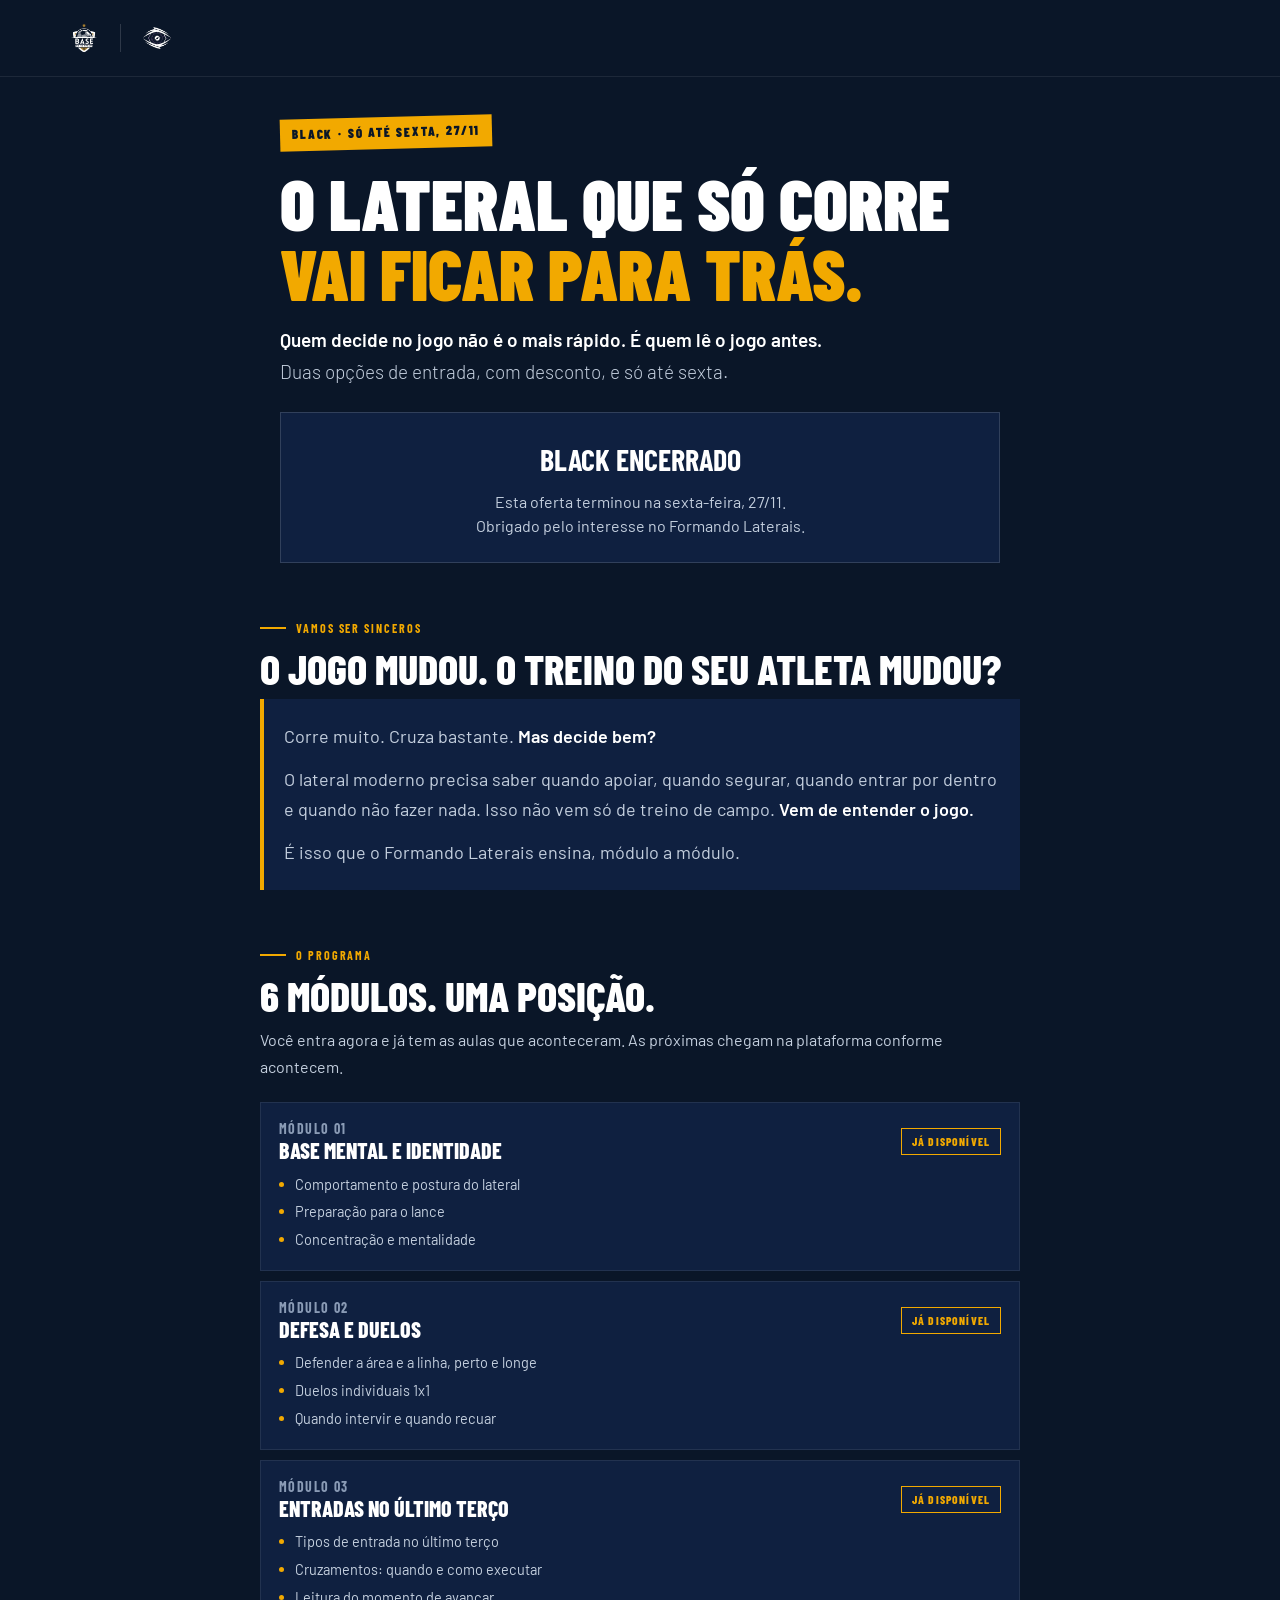
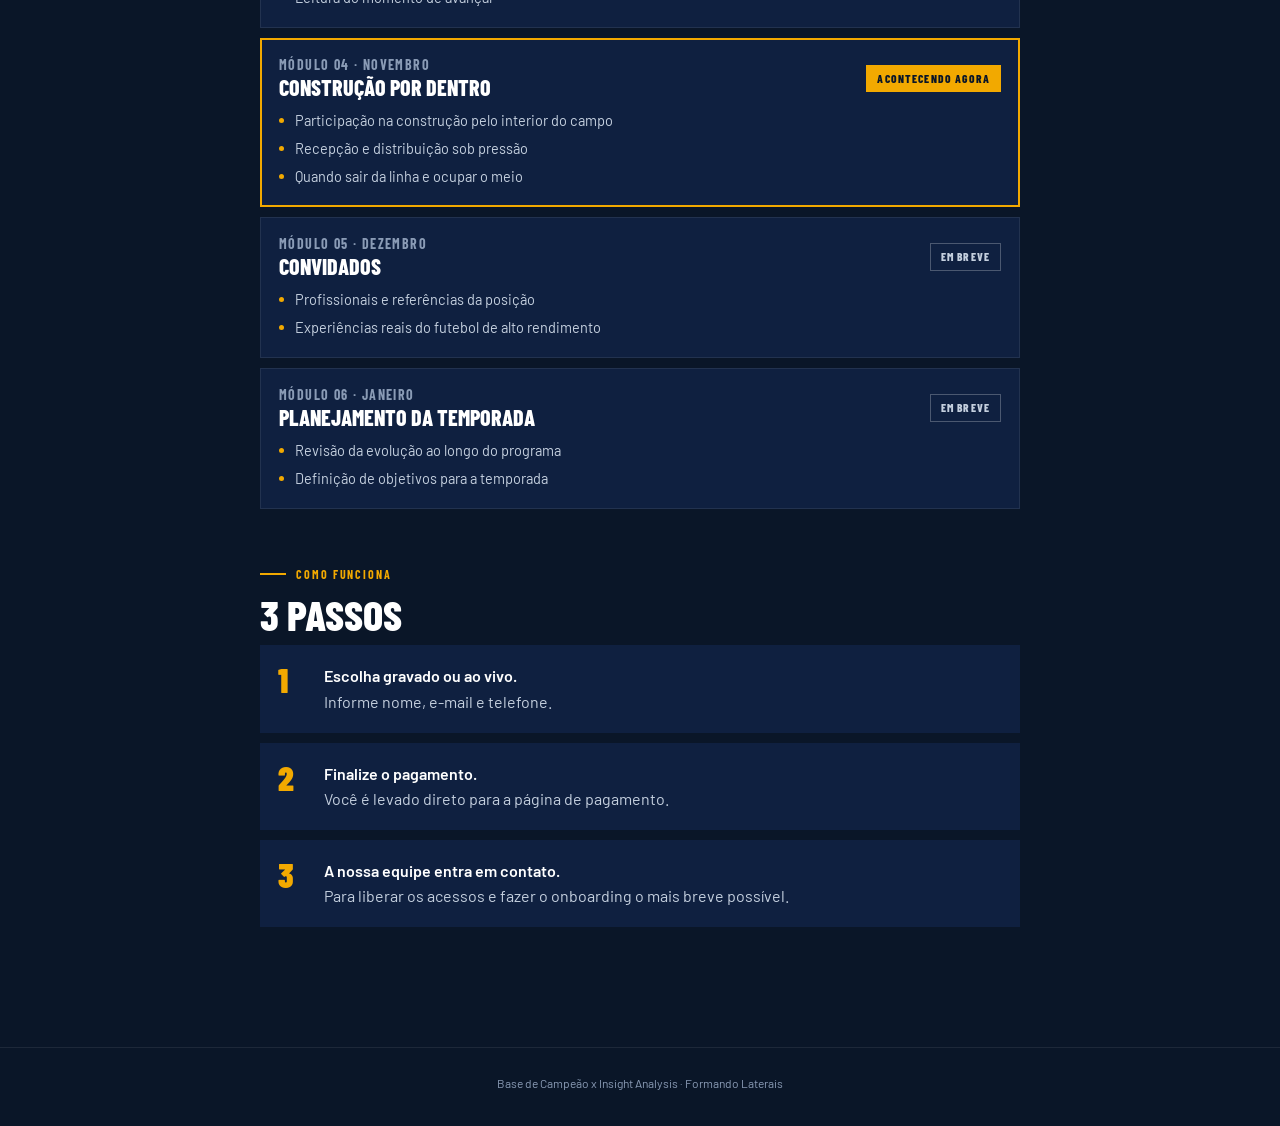
<file: index.html>
<!DOCTYPE html>
<html lang="pt-BR">
<head>
<!-- Meta Pixel Code -->
<script>
!function(f,b,e,v,n,t,s)
{if(f.fbq)return;n=f.fbq=function(){n.callMethod?
n.callMethod.apply(n,arguments):n.queue.push(arguments)};
if(!f._fbq)f._fbq=n;n.push=n;n.loaded=!0;n.version='2.0';
n.queue=[];t=b.createElement(e);t.async=!0;
t.src=v;s=b.getElementsByTagName(e)[0];
s.parentNode.insertBefore(t,s)}(window, document,'script',
'https://connect.facebook.net/en_US/fbevents.js');
fbq('init', '2484343218972109');
fbq('track', 'PageView');
</script>
<noscript><img height="1" width="1" style="display:none"
src="https://www.facebook.com/tr?id=2484343218972109&ev=PageView&noscript=1"
/></noscript>
<!-- End Meta Pixel Code -->
 <!-- Google tag (gtag.js) -->
<script async src="https://www.googletagmanager.com/gtag/js?id=G-22NJ5P08S4"></script>
<script>
  window.dataLayer = window.dataLayer || [];
  function gtag(){dataLayer.push(arguments);}
  gtag('js', new Date());

  gtag('config', 'G-22NJ5P08S4');
</script>
<meta charset="UTF-8"><meta name="viewport" content="width=device-width, initial-scale=1.0">
<meta name="robots" content="noindex, nofollow">
<meta name="color-scheme" content="dark">
<title>Black Formando Laterais · 2 opções até sexta</title>
<meta name="description" content="Black do Formando Laterais: gravado por R$ 549 ou ao vivo por R$ 819. Só até sexta-feira, 27/11.">
<link rel="preconnect" href="https://fonts.googleapis.com">
<link href="https://fonts.googleapis.com/css2?family=Barlow+Condensed:wght@600;700;800;900&family=Barlow:wght@300;400;500;600&display=swap" rel="stylesheet">
<style>

  *,*::before,*::after { box-sizing:border-box; margin:0; padding:0; }
  :root {
    --navy:#0A1628; --navy-mid:#0F2040; --navy-light:#162B52;
    --gold:#F2A900; --gold-light:#FFD24D;
    --white:#FFFFFF; --gray:#8A9BB5; --gray-light:#C4CFDE;
    --fd:'Barlow Condensed',sans-serif; --fb:'Barlow',sans-serif;
  }
  :root { color-scheme:dark; }
  html { scroll-behavior:smooth; background:var(--navy); color:var(--white); }
  body { background:var(--navy); color:var(--white); font-family:var(--fb); line-height:1.5; }
  /* cor explícita nos textos que antes dependiam de herança */
  h1, h2, h3, .mod-t, .box, .box label, .box h3, .modal { color:var(--white); }
  h1 em { color:var(--gold); }
  .box .sub { color:var(--gray-light); }
  .box .priv { color:var(--gray); }
  body.lock { overflow:hidden; }

  .logo { display:block; width:40px; height:40px; background-size:contain; background-repeat:no-repeat; background-position:center; flex-shrink:0; }
  
  

  /* barra do contador */
  .topbar { position:sticky; top:0; z-index:60; height:48px; background:var(--gold); color:var(--navy);
    display:flex; align-items:center; justify-content:center; gap:12px; padding:0 10px;
    font-family:var(--fd); font-weight:800; font-size:14px; letter-spacing:.08em; text-transform:uppercase; white-space:nowrap; }
  .topbar b { font-size:26px; letter-spacing:.04em; min-width:100px; text-align:center; font-variant-numeric:tabular-nums; }
  .topbar.low { animation:pulse 1s ease-in-out infinite; }
  @keyframes pulse { 0%,100% { background:var(--gold); } 50% { background:var(--gold-light); } }

  .top { display:flex; align-items:center; gap:16px; padding:18px 5%; border-bottom:1px solid rgba(255,255,255,.08); }
  .sep { width:1px; height:28px; background:rgba(255,255,255,.15); }

  .wrap { max-width:760px; margin:0 auto; padding:0 20px; }
  section.block { padding:56px 0 0; }

  .eyebrow { display:inline-flex; align-items:center; gap:8px; padding:6px 14px; margin-bottom:20px;
    background:rgba(242,169,0,.12); border:1px solid rgba(242,169,0,.4); color:var(--gold);
    font-family:var(--fd); font-size:12px; font-weight:700; letter-spacing:.12em; text-transform:uppercase; }
  .eyebrow::before { content:''; width:6px; height:6px; border-radius:50%; background:var(--gold); }
  h1 { font-family:var(--fd); font-size:clamp(38px,9vw,64px); font-weight:900; text-transform:uppercase; line-height:.98; margin-bottom:16px; }
  h1 em { color:var(--gold); font-style:normal; display:block; }
  .lead { font-size:19px; font-weight:300; color:var(--gray-light); line-height:1.7; }
  .lead strong { color:var(--white); font-weight:600; }

  .hero { padding-top:40px; }

  /* preço */
  .pricebox { margin:28px 0 22px; padding:26px 22px; background:var(--navy-mid); border:1px solid rgba(242,169,0,.4); text-align:center; }
  .old { font-size:20px; color:var(--gray); }
  .old s { text-decoration-thickness:2px; }
  .new { font-family:var(--fd); font-weight:900; font-size:clamp(76px,22vw,120px); color:var(--gold); line-height:1; }
  .off { display:inline-block; margin-top:6px; background:var(--gold); color:var(--navy); font-family:var(--fd); font-weight:800;
    font-size:14px; letter-spacing:.1em; text-transform:uppercase; padding:6px 14px; }

  /* contador grande */
  .clock { display:flex; align-items:flex-end; justify-content:center; gap:10px; margin:6px 0 22px; }
  .clock .lbl { width:100%; text-align:center; font-family:var(--fd); font-weight:700; font-size:12px; letter-spacing:.16em; text-transform:uppercase; color:var(--gray-light); margin-bottom:8px; }
  .clock-wrap { text-align:center; margin-bottom:22px; }
  .clock-wrap .lbl { display:block; font-family:var(--fd); font-weight:700; font-size:12px; letter-spacing:.16em; text-transform:uppercase; color:var(--gray-light); margin-bottom:10px; }
  .clock { margin:0; }
  .unit { background:var(--navy-mid); border:1px solid rgba(255,255,255,.1); min-width:86px; padding:10px 6px 8px; }
  .unit span { display:block; font-family:var(--fd); font-weight:900; font-size:clamp(44px,12vw,62px); line-height:1; color:var(--white); font-variant-numeric:tabular-nums; }
  .unit small { display:block; font-size:11px; letter-spacing:.12em; text-transform:uppercase; color:var(--gray); margin-top:4px; }
  .colon { font-family:var(--fd); font-weight:900; font-size:40px; color:var(--gold); padding-bottom:26px; }

  .cta { display:block; width:100%; background:var(--gold); color:var(--navy); border:none; cursor:pointer;
    font-family:var(--fd); font-weight:800; font-size:clamp(19px,5vw,23px); letter-spacing:.06em; text-transform:uppercase;
    padding:22px 14px; text-align:center; text-decoration:none; transition:background .15s; }
  .cta:hover { background:var(--gold-light); }
  .fine { font-size:13.5px; color:var(--gray); text-align:center; margin-top:14px; line-height:1.7; }

  h2 { font-family:var(--fd); font-size:clamp(30px,6.5vw,42px); font-weight:800; text-transform:uppercase; line-height:1; margin-bottom:10px; }
  .kick { font-family:var(--fd); font-size:12px; font-weight:700; letter-spacing:.16em; text-transform:uppercase; color:var(--gold); margin-bottom:10px; display:flex; align-items:center; gap:10px; }
  .kick::before { content:''; width:26px; height:2px; background:var(--gold); }
  .sub { color:var(--gray-light); font-size:16px; line-height:1.7; margin-bottom:22px; }

  .incl { list-style:none; }
  .incl li { display:flex; gap:12px; padding:14px 0; border-bottom:1px solid rgba(255,255,255,.08); font-size:17px; color:var(--white); }
  .incl li::before { content:'✓'; color:var(--gold); font-weight:700; flex-shrink:0; }

  /* módulos */
  .mods { display:grid; gap:10px; }
  .mod { background:var(--navy-mid); border:1px solid rgba(255,255,255,.08); padding:18px 18px 16px; }
  .mod.now { border-color:var(--gold); box-shadow:0 0 0 1px var(--gold) inset; }
  .mod-h { display:flex; align-items:center; justify-content:space-between; gap:10px; margin-bottom:8px; flex-wrap:wrap; }
  .mod-t { font-family:var(--fd); font-weight:800; font-size:22px; text-transform:uppercase; line-height:1.1; }
  .mod-t i { font-style:normal; color:var(--gray); font-size:14px; letter-spacing:.1em; display:block; font-weight:700; margin-bottom:2px; }
  .st { font-family:var(--fd); font-weight:800; font-size:11.5px; letter-spacing:.1em; text-transform:uppercase; padding:4px 10px; border:1px solid var(--gold); color:var(--gold); white-space:nowrap; }
  .st.now { background:var(--gold); color:var(--navy); }
  .st.soon { border-color:rgba(255,255,255,.25); color:var(--gray-light); }
  .mod ul { list-style:none; }
  .mod li { font-size:14.5px; color:var(--gray-light); padding:3px 0 3px 16px; position:relative; }
  .mod li::before { content:''; position:absolute; left:0; top:11px; width:5px; height:5px; border-radius:50%; background:var(--gold); }
  .note { margin-top:14px; padding:14px 16px; background:rgba(242,169,0,.08); border:1px solid rgba(242,169,0,.3); font-size:15px; color:var(--gray-light); line-height:1.6; }
  .note strong { color:var(--white); font-weight:600; }

  /* passos */
  .steps { display:grid; gap:10px; }
  .step { display:flex; gap:16px; align-items:flex-start; background:var(--navy-mid); padding:18px; }
  .step b { font-family:var(--fd); font-size:34px; font-weight:900; color:var(--gold); line-height:1; min-width:30px; }
  .step p { font-size:16px; color:var(--gray-light); line-height:1.6; }
  .step p strong { color:var(--white); font-weight:600; }

  .final { padding:56px 0 64px; text-align:center; }
  .final h2 { margin-bottom:18px; }

  .ended { display:none; text-align:center; padding:24px 20px; background:var(--navy-mid); border:1px solid rgba(255,255,255,.14); margin-top:24px; }
  .ended h3 { font-family:var(--fd); font-size:30px; text-transform:uppercase; margin-bottom:8px; }
  .ended p { color:var(--gray-light); font-size:16px; }
  body.encerrada .ended { display:block; }
  body.encerrada .live { display:none !important; }

  footer { text-align:center; padding:26px 5% 34px; border-top:1px solid rgba(255,255,255,.08); }
  footer p { font-size:12px; color:var(--gray); }

  /* formulário (janela) */
  .modal { position:fixed; inset:0; z-index:100; background:rgba(3,8,18,.82); display:none; align-items:flex-start; justify-content:center; overflow-y:auto; padding:24px 16px; }
  .modal.open { display:flex; }
  .box { width:100%; max-width:460px; margin:auto; background:var(--navy); border:1px solid rgba(242,169,0,.5); padding:28px 24px 24px; position:relative; }
  .x { position:absolute; top:8px; right:12px; background:none; border:none; color:var(--gray-light); font-size:30px; line-height:1; cursor:pointer; padding:6px; }
  .box h3 { font-family:var(--fd); font-size:30px; font-weight:800; text-transform:uppercase; line-height:1; margin-bottom:8px; }
  .box .sub { font-size:15px; margin-bottom:18px; }
  .f { margin-bottom:16px; }
  .f label { display:block; font-size:14.5px; font-weight:500; margin-bottom:7px; }
  .f label span { color:var(--gold); }
  .f input { width:100%; background:var(--navy-mid); border:1px solid rgba(255,255,255,.16); color:var(--white); font-family:var(--fb); font-size:16px; padding:14px; border-radius:2px; }
  .f input:focus { outline:none; border-color:var(--gold); }
  .f input.bad { border-color:var(--gold); box-shadow:0 0 0 1px var(--gold); }
  .f input::placeholder { color:#5A6B82; }
  .hp { position:absolute; left:-9999px; width:1px; height:1px; opacity:0; }
  .go { width:100%; margin-top:6px; background:var(--gold); color:var(--navy); border:none; cursor:pointer; font-family:var(--fd); font-weight:800; font-size:20px; letter-spacing:.06em; text-transform:uppercase; padding:19px; }
  .go:hover { background:var(--gold-light); }
  .go:disabled { opacity:.6; cursor:wait; }
  .msg { display:none; margin-top:14px; padding:12px 14px; font-size:14px; background:rgba(242,169,0,.1); border:1px solid rgba(242,169,0,.45); color:var(--gold-light); line-height:1.6; }
  .msg.show { display:block; }
  .skip { display:none; margin-top:10px; text-align:center; font-family:var(--fd); font-weight:800; font-size:16px; letter-spacing:.06em; text-transform:uppercase; color:var(--gold); text-decoration:underline; }
  .skip.show { display:block; }
  .priv { font-size:12.5px; color:var(--gray); margin-top:12px; line-height:1.6; text-align:center; }

  @media (max-width:560px) {
    .topbar { font-size:12px; gap:8px; }
    .topbar b { font-size:22px; min-width:86px; }
    .unit { min-width:0; flex:1; }
    .clock { gap:6px; }
    .colon { font-size:30px; padding-bottom:22px; }
  }

.logo-bdc { background-image:url([data-uri]); }
.logo-ia  { background-image:url([data-uri]); }
  .hero h1 { font-size:clamp(40px,10vw,72px); }
  .stamp { display:inline-block; background:var(--gold); color:var(--navy); font-family:var(--fd); font-weight:900; font-size:13px; letter-spacing:.14em; text-transform:uppercase; padding:6px 12px; margin-bottom:18px; transform:rotate(-1.5deg); }
  .clock-wrap.big { margin:26px 0 8px; }
  .unit { min-width:74px; }
  .plans { display:grid; gap:16px; margin-top:8px; }
  @media (min-width:700px) { .wrap.wide { max-width:980px; } .plans { grid-template-columns:1fr 1fr; align-items:stretch; } }
  .plan { position:relative; background:var(--navy-mid); border:1px solid rgba(255,255,255,.14); padding:30px 22px 24px; display:flex; flex-direction:column; color:var(--white); }
  .plan.hot { border:2px solid var(--gold); box-shadow:0 0 0 1px rgba(242,169,0,.25), 0 18px 50px rgba(242,169,0,.12); }
  .tag { position:absolute; top:-13px; left:20px; background:var(--gold); color:var(--navy); font-family:var(--fd); font-weight:900; font-size:12px; letter-spacing:.14em; text-transform:uppercase; padding:5px 12px; }
  .tag.alt { background:var(--navy); color:var(--gold); border:1px solid var(--gold); }
  .plan h3 { font-family:var(--fd); font-weight:900; font-size:32px; text-transform:uppercase; line-height:1; color:var(--white); }
  .plan .for { color:var(--gray-light); font-size:15px; margin:8px 0 14px; line-height:1.55; }
  .plan .was { color:var(--gray); font-size:17px; }
  .plan .now { font-family:var(--fd); font-weight:900; font-size:clamp(70px,18vw,92px); line-height:1; color:var(--gold); }
  .plan .now small { font-size:.36em; color:var(--gold-light); margin-right:4px; }
  .plan .pct { display:inline-block; align-self:flex-start; margin:4px 0 16px; border:1px solid var(--gold); color:var(--gold); font-family:var(--fd); font-weight:800; font-size:13px; letter-spacing:.1em; text-transform:uppercase; padding:4px 10px; }
  .plan ul { list-style:none; margin-bottom:22px; flex:1; }
  .plan li { display:flex; gap:10px; padding:9px 0; border-bottom:1px solid rgba(255,255,255,.08); font-size:15.5px; color:var(--white); line-height:1.45; }
  .plan li::before { content:'✓'; color:var(--gold); font-weight:700; flex-shrink:0; }
  .plan li.no { color:var(--gray); }
  .plan li.no::before { content:'×'; color:var(--gray); }
  .cta.ghost { background:transparent; color:var(--gold); border:2px solid var(--gold); }
  .cta.ghost:hover { background:rgba(242,169,0,.12); }
  .tough { background:var(--navy-mid); border-left:4px solid var(--gold); padding:22px 20px; margin-top:6px; }
  .tough p { font-size:18px; color:var(--gray-light); line-height:1.7; margin-bottom:12px; }
  .tough p:last-child { margin-bottom:0; }
  .tough strong { color:var(--white); font-weight:600; }
  .pick { display:inline-block; margin-bottom:12px; color:var(--gold); font-family:var(--fd); font-weight:800; letter-spacing:.1em; text-transform:uppercase; font-size:14px; }
  .chosen { background:rgba(242,169,0,.1); border:1px solid rgba(242,169,0,.45); padding:10px 14px; margin-bottom:16px; font-size:15px; color:var(--white); }
  .chosen b { color:var(--gold); }

.plan .cta{font-size:clamp(16px,4.4vw,20px);padding:20px 10px;}
</style>
</head>
<body>

<div class="topbar live" id="topbar"><span>Black Laterais · termina em</span><b id="tMini">00:00:00:00</b></div>

<header class="top">
  <span class="logo logo-bdc" role="img" aria-label="Base de Campeão"></span>
  <div class="sep"></div>
  <span class="logo logo-ia" role="img" aria-label="Insight Analysis"></span>
</header>

<main>
  <section class="wrap hero">
    <span class="stamp">Black · só até sexta, 27/11</span>
    <h1>O lateral que só corre <em>vai ficar para trás.</em></h1>
    <p class="lead"><strong>Quem decide no jogo não é o mais rápido. É quem lê o jogo antes.</strong><br>Duas opções de entrada, com desconto, e só até sexta.</p>

    <div class="clock-wrap big live">
      <span class="lbl">O Black acaba em</span>
      <div class="clock" aria-live="off">
        <div class="unit"><span id="cD">00</span><small>dias</small></div><div class="colon">:</div>
        <div class="unit"><span id="cH">00</span><small>horas</small></div><div class="colon">:</div>
        <div class="unit"><span id="cM">00</span><small>min</small></div><div class="colon">:</div>
        <div class="unit"><span id="cS">00</span><small>seg</small></div>
      </div>
    </div>

    <div class="ended">
      <h3>Black encerrado</h3>
      <p>Esta oferta terminou na sexta-feira, 27/11.<br>Obrigado pelo interesse no Formando Laterais.</p>
    </div>
  </section>

  <section class="wrap wide block live" id="opcoes">
    <div class="kick">Escolha a sua opção</div>
    <h2>Duas formas de entrar. Um único prazo.</h2>
    <p class="sub">Sexta-feira, o preço volta ao normal (R$ 1.697). Sem prorrogação.</p>

    <div class="plans">
      <article class="plan">
        <h3>Gravado</h3>
        <p class="for">Para o atleta que quer assistir no próprio ritmo, quando e onde puder.</p>
        <div class="was">De <s>R$ 1.697</s> por</div>
        <div class="now"><small>R$</small>549</div>
        <span class="pct">67% de desconto</span>
        <ul>
          <li>Aulas gravadas dos 6 módulos</li>
          <li>Novas aulas na plataforma, sempre 1 dia depois da aula ao vivo</li>
          <li>Acesso à plataforma do programa</li>
          <li>Suporte da equipe</li>
          <li class="no">Sem participação nas aulas ao vivo</li>
        </ul>
        <button type="button" class="cta ghost" data-open="gravado">Quero o gravado · R$ 549</button>
      </article>

      <article class="plan hot">
        <span class="tag">Mais completo</span>
        <h3>Ao vivo</h3>
        <p class="for">Para o atleta que quer estar na aula, perguntar e evoluir junto com a turma.</p>
        <div class="was">De <s>R$ 1.697</s> por</div>
        <div class="now"><small>R$</small>819</div>
        <span class="pct">52% de desconto</span>
        <ul>
          <li>Participação nas aulas ao vivo</li>
          <li>Aulas gravadas dos 6 módulos</li>
          <li>Atividades práticas ao longo do programa</li>
          <li>Acesso à plataforma do programa</li>
          <li>Suporte da equipe</li>
        </ul>
        <button type="button" class="cta" data-open="aovivo">Quero o ao vivo · R$ 819</button>
      </article>
    </div>
    <p class="fine">Oferta válida até sexta-feira, 27/11/2026. Depois disso, valor normal.</p>
  </section>

  <section class="wrap block">
    <div class="kick">Vamos ser sinceros</div>
    <h2>O jogo mudou. O treino do seu atleta mudou?</h2>
    <div class="tough">
      <p>Corre muito. Cruza bastante. <strong>Mas decide bem?</strong></p>
      <p>O lateral moderno precisa saber quando apoiar, quando segurar, quando entrar por dentro e quando não fazer nada. Isso não vem só de treino de campo. <strong>Vem de entender o jogo.</strong></p>
      <p>É isso que o Formando Laterais ensina, módulo a módulo.</p>
    </div>
  </section>

  <section class="wrap block">
    <div class="kick">O programa</div>
    <h2>6 módulos. Uma posição.</h2>
    <p class="sub">Você entra agora e já tem as aulas que aconteceram. As próximas chegam na plataforma conforme acontecem.</p>
    <div class="mods">
      <div class="mod"><div class="mod-h"><div class="mod-t"><i>MÓDULO 01</i>Base Mental e Identidade</div><span class="st">Já disponível</span></div>
        <ul><li>Comportamento e postura do lateral</li><li>Preparação para o lance</li><li>Concentração e mentalidade</li></ul></div>
      <div class="mod"><div class="mod-h"><div class="mod-t"><i>MÓDULO 02</i>Defesa e Duelos</div><span class="st">Já disponível</span></div>
        <ul><li>Defender a área e a linha, perto e longe</li><li>Duelos individuais 1x1</li><li>Quando intervir e quando recuar</li></ul></div>
      <div class="mod"><div class="mod-h"><div class="mod-t"><i>MÓDULO 03</i>Entradas no Último Terço</div><span class="st">Já disponível</span></div>
        <ul><li>Tipos de entrada no último terço</li><li>Cruzamentos: quando e como executar</li><li>Leitura do momento de avançar</li></ul></div>
      <div class="mod now"><div class="mod-h"><div class="mod-t"><i>MÓDULO 04 · NOVEMBRO</i>Construção por Dentro</div><span class="st now">Acontecendo agora</span></div>
        <ul><li>Participação na construção pelo interior do campo</li><li>Recepção e distribuição sob pressão</li><li>Quando sair da linha e ocupar o meio</li></ul></div>
      <div class="mod"><div class="mod-h"><div class="mod-t"><i>MÓDULO 05 · DEZEMBRO</i>Convidados</div><span class="st soon">Em breve</span></div>
        <ul><li>Profissionais e referências da posição</li><li>Experiências reais do futebol de alto rendimento</li></ul></div>
      <div class="mod"><div class="mod-h"><div class="mod-t"><i>MÓDULO 06 · JANEIRO</i>Planejamento da Temporada</div><span class="st soon">Em breve</span></div>
        <ul><li>Revisão da evolução ao longo do programa</li><li>Definição de objetivos para a temporada</li></ul></div>
    </div>
  </section>

  <section class="wrap block">
    <div class="kick">Como funciona</div>
    <h2>3 passos</h2>
    <div class="steps">
      <div class="step"><b>1</b><p><strong>Escolha gravado ou ao vivo.</strong><br>Informe nome, e-mail e telefone.</p></div>
      <div class="step"><b>2</b><p><strong>Finalize o pagamento.</strong><br>Você é levado direto para a página de pagamento.</p></div>
      <div class="step"><b>3</b><p><strong>A nossa equipe entra em contato.</strong><br>Para liberar os acessos e fazer o onboarding o mais breve possível.</p></div>
    </div>
  </section>

  <section class="wrap final">
    <h2 class="live">Sexta-feira isso acaba.</h2>
    <p class="sub live" style="margin-bottom:18px">Gravado por <strong style="color:var(--white)">R$ 549</strong> ou ao vivo por <strong style="color:var(--white)">R$ 819</strong>. Depois, R$ 1.697.</p>
    <button type="button" class="cta live" id="toPlans">Escolher a minha opção</button>
    <p class="fine live">Termina em <b id="tFinal" style="color:var(--gold)">00:00:00:00</b></p>
  </section>
</main>

<footer><p>Base de Campeão x Insight Analysis · Formando Laterais</p></footer>

<div class="modal" id="modal" role="dialog" aria-modal="true" aria-labelledby="mTitle">
  <div class="box">
    <button type="button" class="x" id="mClose" aria-label="Fechar">×</button>
    <h3 id="mTitle">Garanta a sua vaga</h3>
    <div class="chosen" id="chosen"></div>
    <form id="lead" novalidate>
      <input type="hidden" name="_subject" id="hSub" value="Black Laterais 27/11 · Novo cadastro">
      <input type="hidden" name="Origem" value="Landing Black Laterais (semana até 27/11)">
      <input type="hidden" name="Opcao" id="hOpc" value="">
      <input type="hidden" name="Valor" id="hVal" value="">
      <input type="text" name="_gotcha" class="hp" tabindex="-1" autocomplete="off" aria-hidden="true">
      <div class="f"><label for="fNome">Nome completo <span>*</span></label><input type="text" id="fNome" name="Nome" autocomplete="name" required></div>
      <div class="f"><label for="fMail">E-mail <span>*</span></label><input type="email" id="fMail" name="email" autocomplete="email" inputmode="email" required></div>
      <div class="f"><label for="fTel">Telefone <span>*</span></label><input type="tel" id="fTel" name="Telefone" autocomplete="tel" inputmode="tel" placeholder="(00) 00000-0000" required></div>
      <button type="submit" class="go" id="go">Ir para o pagamento</button>
      <div class="msg" id="msg" role="alert"></div>
      <a class="skip" id="skip" href="#">Ir para o pagamento mesmo assim</a>
      <p class="priv">Seus dados servem para a nossa equipe liberar o seu acesso e fazer o onboarding.</p>
    </form>
  </div>
</div>

<script>
(function () {
  // ============ CONFIGURAÇÃO ============
  var ENDPOINT = "https://formspree.io/f/myewzogg";
  var DEADLINE = new Date("2026-11-27T23:59:59-03:00").getTime(); // sexta, 27/11, 23h59 (Brasília)
  var PLANOS = {
    gravado: { nome: "Gravado", valor: 549, link: "https://mpago.la/2vPgKGf" },
    aovivo:  { nome: "Ao vivo", valor: 819, link: "https://mpago.la/1PW3Vue" }
  };
  // ======================================

  function $(s) { return document.querySelector(s); }
  function pad(n) { return (n < 10 ? '0' : '') + n; }
  var modal = $('#modal'), plano = null;

  var skew = 0;
  try {
    fetch(location.href, { method: 'HEAD', cache: 'no-store' }).then(function (r) {
      var d = r.headers.get('Date');
      if (d) { var s = new Date(d).getTime() - Date.now(); if (Math.abs(s) < 12 * 3600 * 1000) skew = s; }
    }).catch(function () {});
  } catch (e) {}
  function agora() { return Date.now() + skew; }

  var bar = $('#topbar'), mini = $('#tMini'), fin = $('#tFinal'), cD = $('#cD'), cH = $('#cH'), cM = $('#cM'), cS = $('#cS');
  function tick() {
    var left = DEADLINE - agora();
    if (left <= 0) { document.body.classList.add('encerrada'); closeModal(); return false; }
    var s = Math.floor(left / 1000), d = Math.floor(s / 86400); s -= d * 86400;
    var h = Math.floor(s / 3600), m = Math.floor((s % 3600) / 60); s = s % 60;
    var t = pad(d) + ':' + pad(h) + ':' + pad(m) + ':' + pad(s);
    mini.textContent = t; fin.textContent = t;
    cD.textContent = pad(d); cH.textContent = pad(h); cM.textContent = pad(m); cS.textContent = pad(s);
    bar.classList.toggle('low', left <= 3 * 3600 * 1000);
    return true;
  }
  var iv = setInterval(function () { if (!tick()) clearInterval(iv); }, 500);
  tick();

  function ev(fb, fbData, ga, gaData) {
    try { if (typeof fbq === 'function') fbq('track', fb, fbData); } catch (e) {}
    try { if (typeof gtag === 'function') gtag('event', ga, gaData); } catch (e) {}
  }
  try { if (typeof fbq === 'function') fbq('track', 'ViewContent', { content_name: 'Formando Laterais · Black semana', currency: 'BRL' }); } catch (e) {}

  var nome = $('#fNome'), mail = $('#fMail'), tel = $('#fTel');
  function openModal(key) {
    if (document.body.classList.contains('encerrada')) return;
    plano = PLANOS[key]; if (!plano) return;
    $('#chosen').innerHTML = 'Opção escolhida: <b>Formando Laterais ' + plano.nome + '</b> · R$ ' + plano.valor;
    $('#hOpc').value = plano.nome; $('#hVal').value = plano.valor;
    $('#hSub').value = 'Black Laterais 27/11 · ' + plano.nome + ' R$ ' + plano.valor + ' · Novo cadastro';
    $('#skip').setAttribute('href', plano.link);
    modal.classList.add('open'); document.body.classList.add('lock');
    setTimeout(function () { nome.focus(); }, 50);
  }
  function closeModal() { if (modal) modal.classList.remove('open'); document.body.classList.remove('lock'); }
  document.querySelectorAll('[data-open]').forEach(function (b) { b.addEventListener('click', function () { openModal(b.getAttribute('data-open')); }); });
  $('#toPlans').addEventListener('click', function () { var el = $('#opcoes'); if (el) el.scrollIntoView({ behavior: 'smooth' }); });
  $('#mClose').addEventListener('click', closeModal);
  modal.addEventListener('click', function (e) { if (e.target === modal) closeModal(); });
  document.addEventListener('keydown', function (e) { if (e.key === 'Escape') closeModal(); });

  tel.addEventListener('input', function () {
    var d = tel.value.replace(/\D/g, '').slice(0, 11), o = d;
    if (d.length > 10) o = '(' + d.slice(0, 2) + ') ' + d.slice(2, 7) + '-' + d.slice(7);
    else if (d.length > 6) o = '(' + d.slice(0, 2) + ') ' + d.slice(2, 6) + '-' + d.slice(6);
    else if (d.length > 2) o = '(' + d.slice(0, 2) + ') ' + d.slice(2);
    else if (d.length > 0) o = '(' + d;
    tel.value = o;
  });
  [nome, mail, tel].forEach(function (el) { el.addEventListener('input', function () { el.classList.remove('bad'); }); });

  var msg = $('#msg'), skip = $('#skip'), go = $('#go');
  function say(t) { msg.textContent = t; msg.classList.add('show'); }
  function validar() {
    var ok = true, first = null, texto = '';
    function bad(el, t) { el.classList.add('bad'); ok = false; if (!first) first = el; if (!texto) texto = t; }
    if ((nome.value || '').trim().split(/\s+/).filter(Boolean).length < 2) bad(nome, 'Informe o seu nome completo.');
    if (!/^[^\s@]+@[^\s@]+\.[^\s@]{2,}$/.test((mail.value || '').trim())) bad(mail, 'Confira o e-mail.');
    if (tel.value.replace(/\D/g, '').length < 10) bad(tel, 'Confira o telefone. Inclua o DDD.');
    if (!ok) { say(texto); first.focus(); }
    return ok;
  }

  skip.addEventListener('click', function () {
    if (!plano) return;
    ev('InitiateCheckout', { value: plano.valor, currency: 'BRL', content_name: 'Laterais ' + plano.nome }, 'begin_checkout', { value: plano.valor, currency: 'BRL' });
  });

  $('#lead').addEventListener('submit', async function (e) {
    e.preventDefault();
    msg.classList.remove('show'); skip.classList.remove('show');
    if (!plano) return;
    if (document.body.classList.contains('encerrada') || agora() >= DEADLINE) { tick(); return; }
    if (!validar()) return;
    go.disabled = true; go.textContent = 'Enviando...';
    try {
      var res = await fetch(ENDPOINT, { method: 'POST', headers: { 'Accept': 'application/json' }, body: new FormData(e.target) });
      if (res.ok) {
        ev('Lead', { content_name: 'Laterais Black · ' + plano.nome, value: plano.valor, currency: 'BRL' }, 'generate_lead', { event_category: 'Black Laterais', value: plano.valor });
        ev('InitiateCheckout', { content_name: 'Laterais ' + plano.nome, value: plano.valor, currency: 'BRL' }, 'begin_checkout', { value: plano.valor, currency: 'BRL' });
        go.textContent = 'Levando você ao pagamento...';
        var link = plano.link;
        setTimeout(function () { window.location.href = link; }, 700);
        return;
      }
      throw new Error('status ' + res.status);
    } catch (err) {
      say('Não conseguimos registrar os seus dados agora. Tente de novo ou siga para o pagamento: a nossa equipe entra em contato com você depois.');
      skip.classList.add('show');
      go.disabled = false; go.textContent = 'Tentar de novo';
    }
  });
})();
</script>
</body>
</html>
</file>
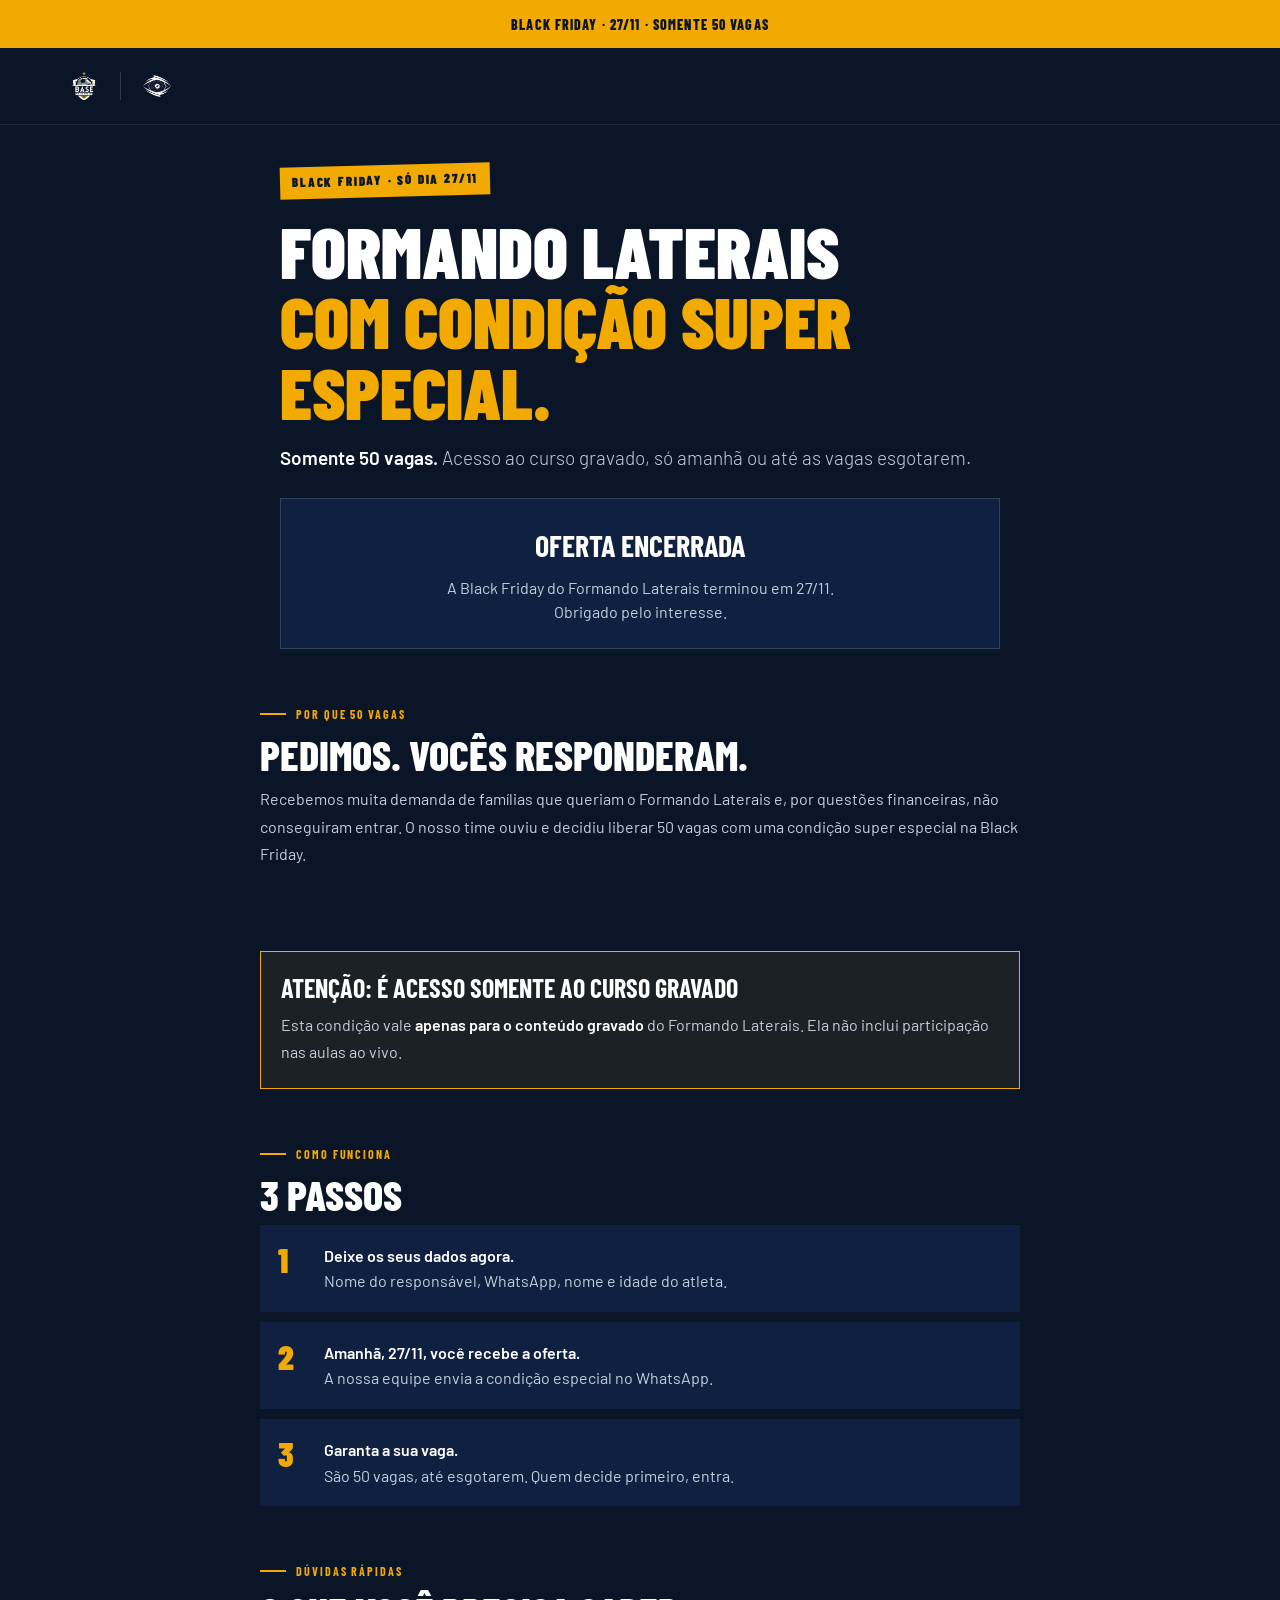
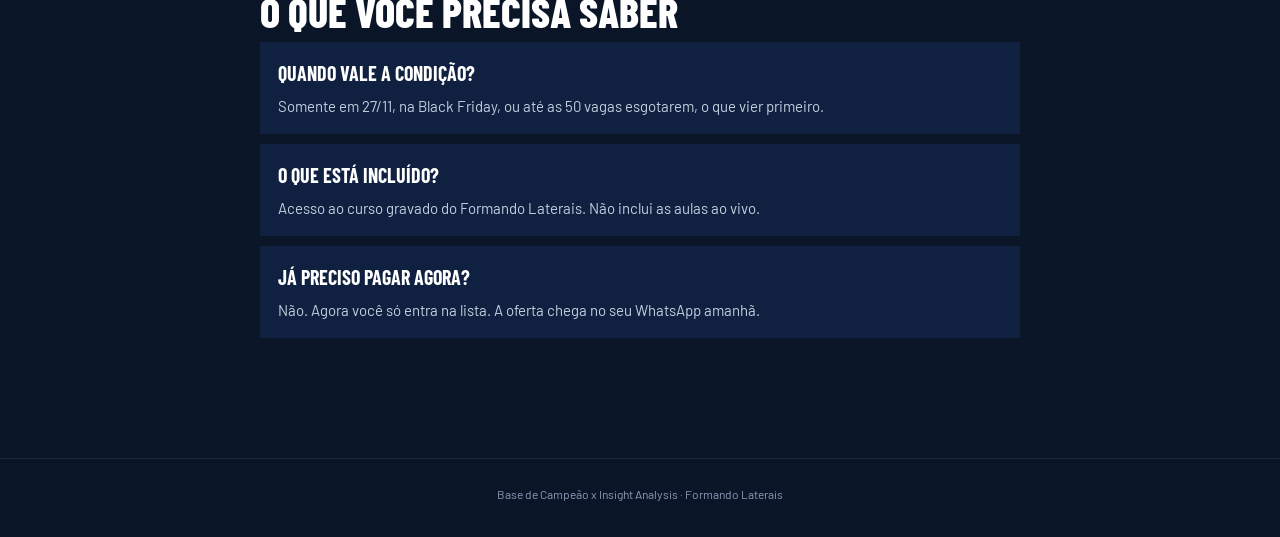
<file: black-friday-captacao.html>
<!DOCTYPE html>
<html lang="pt-BR">
<head>
<!-- Meta Pixel Code -->
<script>
!function(f,b,e,v,n,t,s)
{if(f.fbq)return;n=f.fbq=function(){n.callMethod?
n.callMethod.apply(n,arguments):n.queue.push(arguments)};
if(!f._fbq)f._fbq=n;n.push=n;n.loaded=!0;n.version='2.0';
n.queue=[];t=b.createElement(e);t.async=!0;
t.src=v;s=b.getElementsByTagName(e)[0];
s.parentNode.insertBefore(t,s)}(window, document,'script',
'https://connect.facebook.net/en_US/fbevents.js');
fbq('init', '2484343218972109');
fbq('track', 'PageView');
</script>
<noscript><img height="1" width="1" style="display:none"
src="https://www.facebook.com/tr?id=2484343218972109&ev=PageView&noscript=1"
/></noscript>
<!-- End Meta Pixel Code -->
 <!-- Google tag (gtag.js) -->
<script async src="https://www.googletagmanager.com/gtag/js?id=G-22NJ5P08S4"></script>
<script>
  window.dataLayer = window.dataLayer || [];
  function gtag(){dataLayer.push(arguments);}
  gtag('js', new Date());

  gtag('config', 'G-22NJ5P08S4');
</script>
<meta charset="UTF-8"><meta name="viewport" content="width=device-width, initial-scale=1.0">
<meta name="robots" content="noindex, nofollow">
<meta name="color-scheme" content="dark">
<title>Black Friday Formando Laterais · 50 vagas</title>
<meta name="description" content="Black Friday: condição super especial, limitada a 50 vagas, para o curso gravado do Formando Laterais. Somente 27/11.">
<link rel="preconnect" href="https://fonts.googleapis.com">
<link href="https://fonts.googleapis.com/css2?family=Barlow+Condensed:wght@600;700;800;900&family=Barlow:wght@300;400;500;600&display=swap" rel="stylesheet">
<style>

  *,*::before,*::after { box-sizing:border-box; margin:0; padding:0; }
  :root {
    --navy:#0A1628; --navy-mid:#0F2040; --navy-light:#162B52;
    --gold:#F2A900; --gold-light:#FFD24D;
    --white:#FFFFFF; --gray:#8A9BB5; --gray-light:#C4CFDE;
    --fd:'Barlow Condensed',sans-serif; --fb:'Barlow',sans-serif;
  }
  :root { color-scheme:dark; }
  html { scroll-behavior:smooth; background:var(--navy); color:var(--white); }
  body { background:var(--navy); color:var(--white); font-family:var(--fb); line-height:1.5; }
  /* cor explícita nos textos que antes dependiam de herança */
  h1, h2, h3, .mod-t, .box, .box label, .box h3, .modal { color:var(--white); }
  h1 em { color:var(--gold); }
  .box .sub { color:var(--gray-light); }
  .box .priv { color:var(--gray); }
  body.lock { overflow:hidden; }

  .logo { display:block; width:40px; height:40px; background-size:contain; background-repeat:no-repeat; background-position:center; flex-shrink:0; }
  
  

  /* barra do contador */
  .topbar { position:sticky; top:0; z-index:60; height:48px; background:var(--gold); color:var(--navy);
    display:flex; align-items:center; justify-content:center; gap:12px; padding:0 10px;
    font-family:var(--fd); font-weight:800; font-size:14px; letter-spacing:.08em; text-transform:uppercase; white-space:nowrap; }
  .topbar b { font-size:26px; letter-spacing:.04em; min-width:100px; text-align:center; font-variant-numeric:tabular-nums; }
  .topbar.low { animation:pulse 1s ease-in-out infinite; }
  @keyframes pulse { 0%,100% { background:var(--gold); } 50% { background:var(--gold-light); } }

  .top { display:flex; align-items:center; gap:16px; padding:18px 5%; border-bottom:1px solid rgba(255,255,255,.08); }
  .sep { width:1px; height:28px; background:rgba(255,255,255,.15); }

  .wrap { max-width:760px; margin:0 auto; padding:0 20px; }
  section.block { padding:56px 0 0; }

  .eyebrow { display:inline-flex; align-items:center; gap:8px; padding:6px 14px; margin-bottom:20px;
    background:rgba(242,169,0,.12); border:1px solid rgba(242,169,0,.4); color:var(--gold);
    font-family:var(--fd); font-size:12px; font-weight:700; letter-spacing:.12em; text-transform:uppercase; }
  .eyebrow::before { content:''; width:6px; height:6px; border-radius:50%; background:var(--gold); }
  h1 { font-family:var(--fd); font-size:clamp(38px,9vw,64px); font-weight:900; text-transform:uppercase; line-height:.98; margin-bottom:16px; }
  h1 em { color:var(--gold); font-style:normal; display:block; }
  .lead { font-size:19px; font-weight:300; color:var(--gray-light); line-height:1.7; }
  .lead strong { color:var(--white); font-weight:600; }

  .hero { padding-top:40px; }

  /* preço */
  .pricebox { margin:28px 0 22px; padding:26px 22px; background:var(--navy-mid); border:1px solid rgba(242,169,0,.4); text-align:center; }
  .old { font-size:20px; color:var(--gray); }
  .old s { text-decoration-thickness:2px; }
  .new { font-family:var(--fd); font-weight:900; font-size:clamp(76px,22vw,120px); color:var(--gold); line-height:1; }
  .off { display:inline-block; margin-top:6px; background:var(--gold); color:var(--navy); font-family:var(--fd); font-weight:800;
    font-size:14px; letter-spacing:.1em; text-transform:uppercase; padding:6px 14px; }

  /* contador grande */
  .clock { display:flex; align-items:flex-end; justify-content:center; gap:10px; margin:6px 0 22px; }
  .clock .lbl { width:100%; text-align:center; font-family:var(--fd); font-weight:700; font-size:12px; letter-spacing:.16em; text-transform:uppercase; color:var(--gray-light); margin-bottom:8px; }
  .clock-wrap { text-align:center; margin-bottom:22px; }
  .clock-wrap .lbl { display:block; font-family:var(--fd); font-weight:700; font-size:12px; letter-spacing:.16em; text-transform:uppercase; color:var(--gray-light); margin-bottom:10px; }
  .clock { margin:0; }
  .unit { background:var(--navy-mid); border:1px solid rgba(255,255,255,.1); min-width:86px; padding:10px 6px 8px; }
  .unit span { display:block; font-family:var(--fd); font-weight:900; font-size:clamp(44px,12vw,62px); line-height:1; color:var(--white); font-variant-numeric:tabular-nums; }
  .unit small { display:block; font-size:11px; letter-spacing:.12em; text-transform:uppercase; color:var(--gray); margin-top:4px; }
  .colon { font-family:var(--fd); font-weight:900; font-size:40px; color:var(--gold); padding-bottom:26px; }

  .cta { display:block; width:100%; background:var(--gold); color:var(--navy); border:none; cursor:pointer;
    font-family:var(--fd); font-weight:800; font-size:clamp(19px,5vw,23px); letter-spacing:.06em; text-transform:uppercase;
    padding:22px 14px; text-align:center; text-decoration:none; transition:background .15s; }
  .cta:hover { background:var(--gold-light); }
  .fine { font-size:13.5px; color:var(--gray); text-align:center; margin-top:14px; line-height:1.7; }

  h2 { font-family:var(--fd); font-size:clamp(30px,6.5vw,42px); font-weight:800; text-transform:uppercase; line-height:1; margin-bottom:10px; }
  .kick { font-family:var(--fd); font-size:12px; font-weight:700; letter-spacing:.16em; text-transform:uppercase; color:var(--gold); margin-bottom:10px; display:flex; align-items:center; gap:10px; }
  .kick::before { content:''; width:26px; height:2px; background:var(--gold); }
  .sub { color:var(--gray-light); font-size:16px; line-height:1.7; margin-bottom:22px; }

  .incl { list-style:none; }
  .incl li { display:flex; gap:12px; padding:14px 0; border-bottom:1px solid rgba(255,255,255,.08); font-size:17px; color:var(--white); }
  .incl li::before { content:'✓'; color:var(--gold); font-weight:700; flex-shrink:0; }

  /* módulos */
  .mods { display:grid; gap:10px; }
  .mod { background:var(--navy-mid); border:1px solid rgba(255,255,255,.08); padding:18px 18px 16px; }
  .mod.now { border-color:var(--gold); box-shadow:0 0 0 1px var(--gold) inset; }
  .mod-h { display:flex; align-items:center; justify-content:space-between; gap:10px; margin-bottom:8px; flex-wrap:wrap; }
  .mod-t { font-family:var(--fd); font-weight:800; font-size:22px; text-transform:uppercase; line-height:1.1; }
  .mod-t i { font-style:normal; color:var(--gray); font-size:14px; letter-spacing:.1em; display:block; font-weight:700; margin-bottom:2px; }
  .st { font-family:var(--fd); font-weight:800; font-size:11.5px; letter-spacing:.1em; text-transform:uppercase; padding:4px 10px; border:1px solid var(--gold); color:var(--gold); white-space:nowrap; }
  .st.now { background:var(--gold); color:var(--navy); }
  .st.soon { border-color:rgba(255,255,255,.25); color:var(--gray-light); }
  .mod ul { list-style:none; }
  .mod li { font-size:14.5px; color:var(--gray-light); padding:3px 0 3px 16px; position:relative; }
  .mod li::before { content:''; position:absolute; left:0; top:11px; width:5px; height:5px; border-radius:50%; background:var(--gold); }
  .note { margin-top:14px; padding:14px 16px; background:rgba(242,169,0,.08); border:1px solid rgba(242,169,0,.3); font-size:15px; color:var(--gray-light); line-height:1.6; }
  .note strong { color:var(--white); font-weight:600; }

  /* passos */
  .steps { display:grid; gap:10px; }
  .step { display:flex; gap:16px; align-items:flex-start; background:var(--navy-mid); padding:18px; }
  .step b { font-family:var(--fd); font-size:34px; font-weight:900; color:var(--gold); line-height:1; min-width:30px; }
  .step p { font-size:16px; color:var(--gray-light); line-height:1.6; }
  .step p strong { color:var(--white); font-weight:600; }

  .final { padding:56px 0 64px; text-align:center; }
  .final h2 { margin-bottom:18px; }

  .ended { display:none; text-align:center; padding:24px 20px; background:var(--navy-mid); border:1px solid rgba(255,255,255,.14); margin-top:24px; }
  .ended h3 { font-family:var(--fd); font-size:30px; text-transform:uppercase; margin-bottom:8px; }
  .ended p { color:var(--gray-light); font-size:16px; }
  body.encerrada .ended { display:block; }
  body.encerrada .live { display:none !important; }

  footer { text-align:center; padding:26px 5% 34px; border-top:1px solid rgba(255,255,255,.08); }
  footer p { font-size:12px; color:var(--gray); }

  /* formulário (janela) */
  .modal { position:fixed; inset:0; z-index:100; background:rgba(3,8,18,.82); display:none; align-items:flex-start; justify-content:center; overflow-y:auto; padding:24px 16px; }
  .modal.open { display:flex; }
  .box { width:100%; max-width:460px; margin:auto; background:var(--navy); border:1px solid rgba(242,169,0,.5); padding:28px 24px 24px; position:relative; }
  .x { position:absolute; top:8px; right:12px; background:none; border:none; color:var(--gray-light); font-size:30px; line-height:1; cursor:pointer; padding:6px; }
  .box h3 { font-family:var(--fd); font-size:30px; font-weight:800; text-transform:uppercase; line-height:1; margin-bottom:8px; }
  .box .sub { font-size:15px; margin-bottom:18px; }
  .f { margin-bottom:16px; }
  .f label { display:block; font-size:14.5px; font-weight:500; margin-bottom:7px; }
  .f label span { color:var(--gold); }
  .f input { width:100%; background:var(--navy-mid); border:1px solid rgba(255,255,255,.16); color:var(--white); font-family:var(--fb); font-size:16px; padding:14px; border-radius:2px; }
  .f input:focus { outline:none; border-color:var(--gold); }
  .f input.bad { border-color:var(--gold); box-shadow:0 0 0 1px var(--gold); }
  .f input::placeholder { color:#5A6B82; }
  .hp { position:absolute; left:-9999px; width:1px; height:1px; opacity:0; }
  .go { width:100%; margin-top:6px; background:var(--gold); color:var(--navy); border:none; cursor:pointer; font-family:var(--fd); font-weight:800; font-size:20px; letter-spacing:.06em; text-transform:uppercase; padding:19px; }
  .go:hover { background:var(--gold-light); }
  .go:disabled { opacity:.6; cursor:wait; }
  .msg { display:none; margin-top:14px; padding:12px 14px; font-size:14px; background:rgba(242,169,0,.1); border:1px solid rgba(242,169,0,.45); color:var(--gold-light); line-height:1.6; }
  .msg.show { display:block; }
  .skip { display:none; margin-top:10px; text-align:center; font-family:var(--fd); font-weight:800; font-size:16px; letter-spacing:.06em; text-transform:uppercase; color:var(--gold); text-decoration:underline; }
  .skip.show { display:block; }
  .priv { font-size:12.5px; color:var(--gray); margin-top:12px; line-height:1.6; text-align:center; }

  @media (max-width:560px) {
    .topbar { font-size:12px; gap:8px; }
    .topbar b { font-size:22px; min-width:86px; }
    .unit { min-width:0; flex:1; }
    .clock { gap:6px; }
    .colon { font-size:30px; padding-bottom:22px; }
  }

.logo-bdc { background-image:url([data-uri]); }
.logo-ia  { background-image:url([data-uri]); }
  .hero h1 { font-size:clamp(40px,10vw,72px); }
  .stamp { display:inline-block; background:var(--gold); color:var(--navy); font-family:var(--fd); font-weight:900; font-size:13px; letter-spacing:.14em; text-transform:uppercase; padding:6px 12px; margin-bottom:18px; transform:rotate(-1.5deg); }
  .vagas { display:flex; align-items:center; gap:16px; margin:26px 0 22px; padding:18px 20px; background:var(--navy-mid); border:1px solid rgba(242,169,0,.4); }
  .vagas b { font-family:var(--fd); font-weight:900; font-size:72px; line-height:1; color:var(--gold); }
  .vagas span { font-size:16px; color:var(--gray-light); line-height:1.5; }
  .vagas span strong { color:var(--white); font-weight:600; display:block; font-family:var(--fd); font-size:22px; text-transform:uppercase; letter-spacing:.03em; }
  .formcard { background:var(--navy-mid); border:1px solid rgba(242,169,0,.5); padding:26px 22px 22px; margin-top:8px; color:var(--white); }
  .formcard h2 { font-size:clamp(28px,6vw,36px); }
  .formcard .sub { font-size:15px; margin-bottom:18px; }
  .f { margin-bottom:16px; }
  .f label { display:block; font-size:14.5px; font-weight:500; margin-bottom:7px; color:var(--white); }
  .f label span { color:var(--gold); }
  .f input { width:100%; background:var(--navy); border:1px solid rgba(255,255,255,.16); color:var(--white); font-family:var(--fb); font-size:16px; padding:14px; border-radius:2px; }
  .f input:focus { outline:none; border-color:var(--gold); }
  .f input.bad { border-color:var(--gold); box-shadow:0 0 0 1px var(--gold); }
  .f input::placeholder { color:#5A6B82; }
  .row2 { display:grid; grid-template-columns:1fr; gap:0; }
  @media (min-width:560px) { .row2 { grid-template-columns:1fr 120px; gap:14px; } }
  .hp { position:absolute; left:-9999px; width:1px; height:1px; opacity:0; }
  .go { width:100%; margin-top:6px; background:var(--gold); color:var(--navy); border:none; cursor:pointer; font-family:var(--fd); font-weight:800; font-size:clamp(18px,5vw,22px); letter-spacing:.06em; text-transform:uppercase; padding:20px 10px; }
  .go:hover { background:var(--gold-light); }
  .go:disabled { opacity:.6; cursor:wait; }
  .msg { display:none; margin-top:14px; padding:12px 14px; font-size:14px; background:rgba(242,169,0,.1); border:1px solid rgba(242,169,0,.45); color:var(--gold-light); line-height:1.6; }
  .msg.show { display:block; }
  .priv { font-size:12.5px; color:var(--gray); margin-top:12px; line-height:1.6; text-align:center; }
  .thanks { display:none; text-align:center; padding:10px 4px; }
  .thanks h3 { font-family:var(--fd); font-size:34px; text-transform:uppercase; color:var(--gold); margin-bottom:10px; line-height:1; }
  .thanks p { color:var(--gray-light); font-size:16px; line-height:1.7; margin-bottom:8px; }
  .thanks p strong { color:var(--white); }
  .done .thanks { display:block; }
  .done form, .done .intro { display:none; }
  .only { margin-top:6px; padding:22px 20px; background:rgba(242,169,0,.08); border:1px solid var(--gold); }
  .only h3 { font-family:var(--fd); font-size:26px; text-transform:uppercase; color:var(--white); margin-bottom:10px; line-height:1.05; }
  .only p { font-size:16px; color:var(--gray-light); line-height:1.7; }
  .only p strong { color:var(--white); font-weight:600; }
  .qa { display:grid; gap:10px; }
  .qa div { background:var(--navy-mid); padding:16px 18px; }
  .qa h4 { font-family:var(--fd); font-size:20px; text-transform:uppercase; color:var(--white); margin-bottom:6px; }
  .qa p { font-size:15px; color:var(--gray-light); line-height:1.6; }
  .cta { text-decoration:none; }

body.encerrada .formcard,body.encerrada .vagas{display:none;}
</style>
</head>
<body>

<div class="topbar" id="topbar"><span>Black Friday · 27/11 · somente 50 vagas</span></div>

<header class="top">
  <span class="logo logo-bdc" role="img" aria-label="Base de Campeão"></span>
  <div class="sep"></div>
  <span class="logo logo-ia" role="img" aria-label="Insight Analysis"></span>
</header>

<main>
  <section class="wrap hero">
    <span class="stamp">Black Friday · só dia 27/11</span>
    <h1>Formando Laterais <em>com condição super especial.</em></h1>
    <p class="lead"><strong>Somente 50 vagas.</strong> Acesso ao curso gravado, só amanhã ou até as vagas esgotarem.</p>

    <div class="vagas">
      <b>50</b>
      <span><strong>vagas na Black Friday</strong>Quando acabarem, acabou. Sem prorrogação.</span>
    </div>

    <div class="formcard" id="cadastro">
      <div class="intro">
        <h2>Quero receber a oferta</h2>
        <p class="sub">Deixe os seus dados. Amanhã, na Black Friday, a nossa equipe envia a condição especial no seu WhatsApp.</p>
      </div>
      <form id="lead" novalidate>
        <input type="hidden" name="_subject" value="Black Friday Laterais 27/11 · Lista de interessados (50 vagas)">
        <input type="hidden" name="Origem" value="Landing captacao Black Friday Laterais (50 vagas, curso gravado)">
        <input type="text" name="_gotcha" class="hp" tabindex="-1" autocomplete="off" aria-hidden="true">
        <div class="f"><label for="fResp">Nome do responsável <span>*</span></label><input type="text" id="fResp" name="Nome do responsavel" autocomplete="name" required></div>
        <div class="f"><label for="fTel">WhatsApp do responsável <span>*</span></label><input type="tel" id="fTel" name="WhatsApp" autocomplete="tel" inputmode="tel" placeholder="(00) 00000-0000" required></div>
        <div class="row2">
          <div class="f"><label for="fAtl">Nome do atleta <span>*</span></label><input type="text" id="fAtl" name="Nome do atleta" required></div>
          <div class="f"><label for="fIdade">Idade <span>*</span></label><input type="text" id="fIdade" name="Idade do atleta" inputmode="numeric" maxlength="2" placeholder="Ex.: 14" required></div>
        </div>
        <button type="submit" class="go" id="go">Quero receber a oferta</button>
        <div class="msg" id="msg" role="alert"></div>
        <p class="priv">Usamos os dados apenas para enviar a oferta e falar com você sobre o programa.</p>
      </form>
      <div class="thanks" role="status">
        <h3>Você está na lista</h3>
        <p><strong>Recebemos os seus dados.</strong></p>
        <p>Amanhã, 27/11, a nossa equipe envia a condição especial no seu WhatsApp. Fique de olho nas mensagens.</p>
        <p>As vagas são limitadas a 50 e o acesso é somente ao curso gravado.</p>
      </div>
    </div>

    <div class="ended">
      <h3>Oferta encerrada</h3>
      <p>A Black Friday do Formando Laterais terminou em 27/11.<br>Obrigado pelo interesse.</p>
    </div>
  </section>

  <section class="wrap block">
    <div class="kick">Por que 50 vagas</div>
    <h2>Pedimos. Vocês responderam.</h2>
    <p class="sub">Recebemos muita demanda de famílias que queriam o Formando Laterais e, por questões financeiras, não conseguiram entrar. O nosso time ouviu e decidiu liberar 50 vagas com uma condição super especial na Black Friday.</p>
  </section>

  <section class="wrap block">
    <div class="only">
      <h3>Atenção: é acesso somente ao curso gravado</h3>
      <p>Esta condição vale <strong>apenas para o conteúdo gravado</strong> do Formando Laterais. Ela não inclui participação nas aulas ao vivo.</p>
    </div>
  </section>

  <section class="wrap block">
    <div class="kick">Como funciona</div>
    <h2>3 passos</h2>
    <div class="steps">
      <div class="step"><b>1</b><p><strong>Deixe os seus dados agora.</strong><br>Nome do responsável, WhatsApp, nome e idade do atleta.</p></div>
      <div class="step"><b>2</b><p><strong>Amanhã, 27/11, você recebe a oferta.</strong><br>A nossa equipe envia a condição especial no WhatsApp.</p></div>
      <div class="step"><b>3</b><p><strong>Garanta a sua vaga.</strong><br>São 50 vagas, até esgotarem. Quem decide primeiro, entra.</p></div>
    </div>
  </section>

  <section class="wrap block">
    <div class="kick">Dúvidas rápidas</div>
    <h2>O que você precisa saber</h2>
    <div class="qa">
      <div><h4>Quando vale a condição?</h4><p>Somente em 27/11, na Black Friday, ou até as 50 vagas esgotarem, o que vier primeiro.</p></div>
      <div><h4>O que está incluído?</h4><p>Acesso ao curso gravado do Formando Laterais. Não inclui as aulas ao vivo.</p></div>
      <div><h4>Já preciso pagar agora?</h4><p>Não. Agora você só entra na lista. A oferta chega no seu WhatsApp amanhã.</p></div>
    </div>
  </section>

  <section class="wrap final">
    <h2 class="live">Só 50 vagas. Só amanhã.</h2>
    <p class="sub live" style="margin-bottom:18px">Entre na lista e receba a oferta no WhatsApp.</p>
    <a class="cta live" href="#cadastro" id="toForm">Quero receber a oferta</a>
  </section>
</main>

<footer><p>Base de Campeão x Insight Analysis · Formando Laterais</p></footer>

<script>
(function () {
  var ENDPOINT = "https://script.google.com/macros/s/AKfycbztlt6BU3PfdiDDkd7aKWkucQAB3lfBcqI-V_QiL1d6__DVcbg7A8v94Ktx-RIrFA-qyg/exec"; // URL do app da Web (termina em /exec)
  var DEADLINE = new Date("2026-11-27T23:59:59-03:00").getTime();

  function $(s) { return document.querySelector(s); }
  var skew = 0;
  try {
    fetch(location.href, { method: 'HEAD', cache: 'no-store' }).then(function (r) {
      var d = r.headers.get('Date');
      if (d) { var s = new Date(d).getTime() - Date.now(); if (Math.abs(s) < 12 * 3600 * 1000) skew = s; }
    }).catch(function () {});
  } catch (e) {}
  function agora() { return Date.now() + skew; }
  function checar() {
    if (agora() >= DEADLINE) { document.body.classList.add('encerrada'); return false; }
    return true;
  }
  checar(); setInterval(checar, 30000);

  function ev(fb, fbData, ga, gaData) {
    try { if (typeof fbq === 'function') fbq('track', fb, fbData); } catch (e) {}
    try { if (typeof gtag === 'function') gtag('event', ga, gaData); } catch (e) {}
  }
  try { if (typeof fbq === 'function') fbq('track', 'ViewContent', { content_name: 'Laterais Black Friday captacao' }); } catch (e) {}

  var resp = $('#fResp'), tel = $('#fTel'), atl = $('#fAtl'), idade = $('#fIdade');
  tel.addEventListener('input', function () {
    var d = tel.value.replace(/\D/g, '').slice(0, 11), o = d;
    if (d.length > 10) o = '(' + d.slice(0, 2) + ') ' + d.slice(2, 7) + '-' + d.slice(7);
    else if (d.length > 6) o = '(' + d.slice(0, 2) + ') ' + d.slice(2, 6) + '-' + d.slice(6);
    else if (d.length > 2) o = '(' + d.slice(0, 2) + ') ' + d.slice(2);
    else if (d.length > 0) o = '(' + d;
    tel.value = o;
  });
  idade.addEventListener('input', function () { idade.value = idade.value.replace(/\D/g, '').slice(0, 2); });
  [resp, tel, atl, idade].forEach(function (el) { el.addEventListener('input', function () { el.classList.remove('bad'); }); });

  var msg = $('#msg'), go = $('#go');
  function say(t) { msg.textContent = t; msg.classList.add('show'); }
  function validar() {
    var ok = true, first = null, texto = '';
    function bad(el, t) { el.classList.add('bad'); ok = false; if (!first) first = el; if (!texto) texto = t; }
    if ((resp.value || '').trim().split(/\s+/).filter(Boolean).length < 2) bad(resp, 'Informe o nome completo do responsável.');
    if (tel.value.replace(/\D/g, '').length < 10) bad(tel, 'Confira o WhatsApp. Inclua o DDD.');
    if ((atl.value || '').trim().length < 2) bad(atl, 'Informe o nome do atleta.');
    var n = parseInt(idade.value, 10);
    if (!n || n < 5 || n > 25) bad(idade, 'Confira a idade do atleta.');
    if (!ok) { say(texto); first.focus(); }
    return ok;
  }

  $('#lead').addEventListener('submit', async function (e) {
    e.preventDefault();
    msg.classList.remove('show');
    if (!checar()) return;
    if (!validar()) return;
    go.disabled = true; go.textContent = 'Enviando...';
    try {
      if (ENDPOINT.indexOf('https://script.google.com/') !== 0) throw new Error('endpoint nao configurado');
      // Apps Script nao devolve cabecalhos CORS: envia em modo no-cors (resposta opaca) e considera enviado se nao houve erro de rede
      await fetch(ENDPOINT, { method: 'POST', mode: 'no-cors', body: new URLSearchParams(new FormData(e.target)) });
      ev('Lead', { content_name: 'Laterais Black Friday 50 vagas' }, 'generate_lead', { event_category: 'Black Friday Laterais captacao' });
      $('#cadastro').classList.add('done');
      $('#cadastro').scrollIntoView({ behavior: 'smooth', block: 'center' });
      return;
    } catch (err) {
      say('Não conseguimos enviar agora. Confira a conexão e tente de novo.');
      go.disabled = false; go.textContent = 'Tentar de novo';
    }
  });
})();
</script>
</body>
</html>
</file>
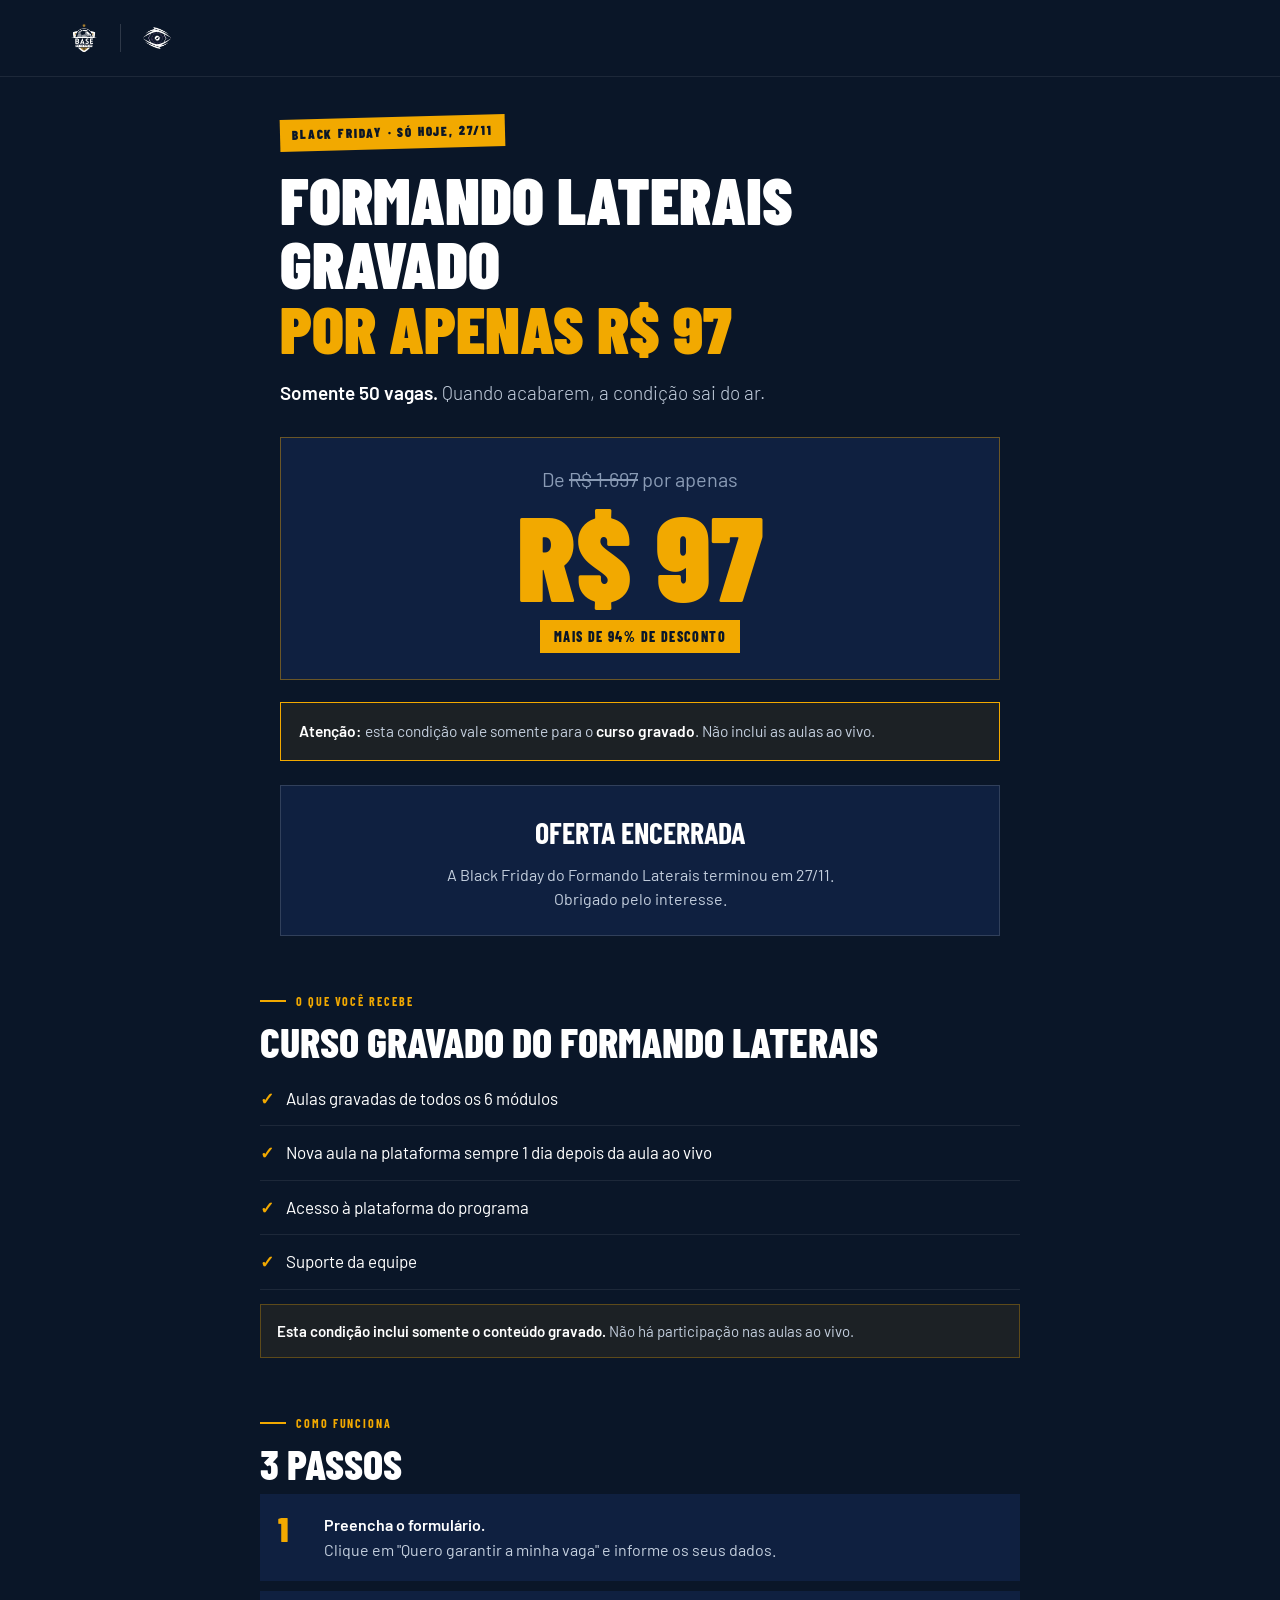
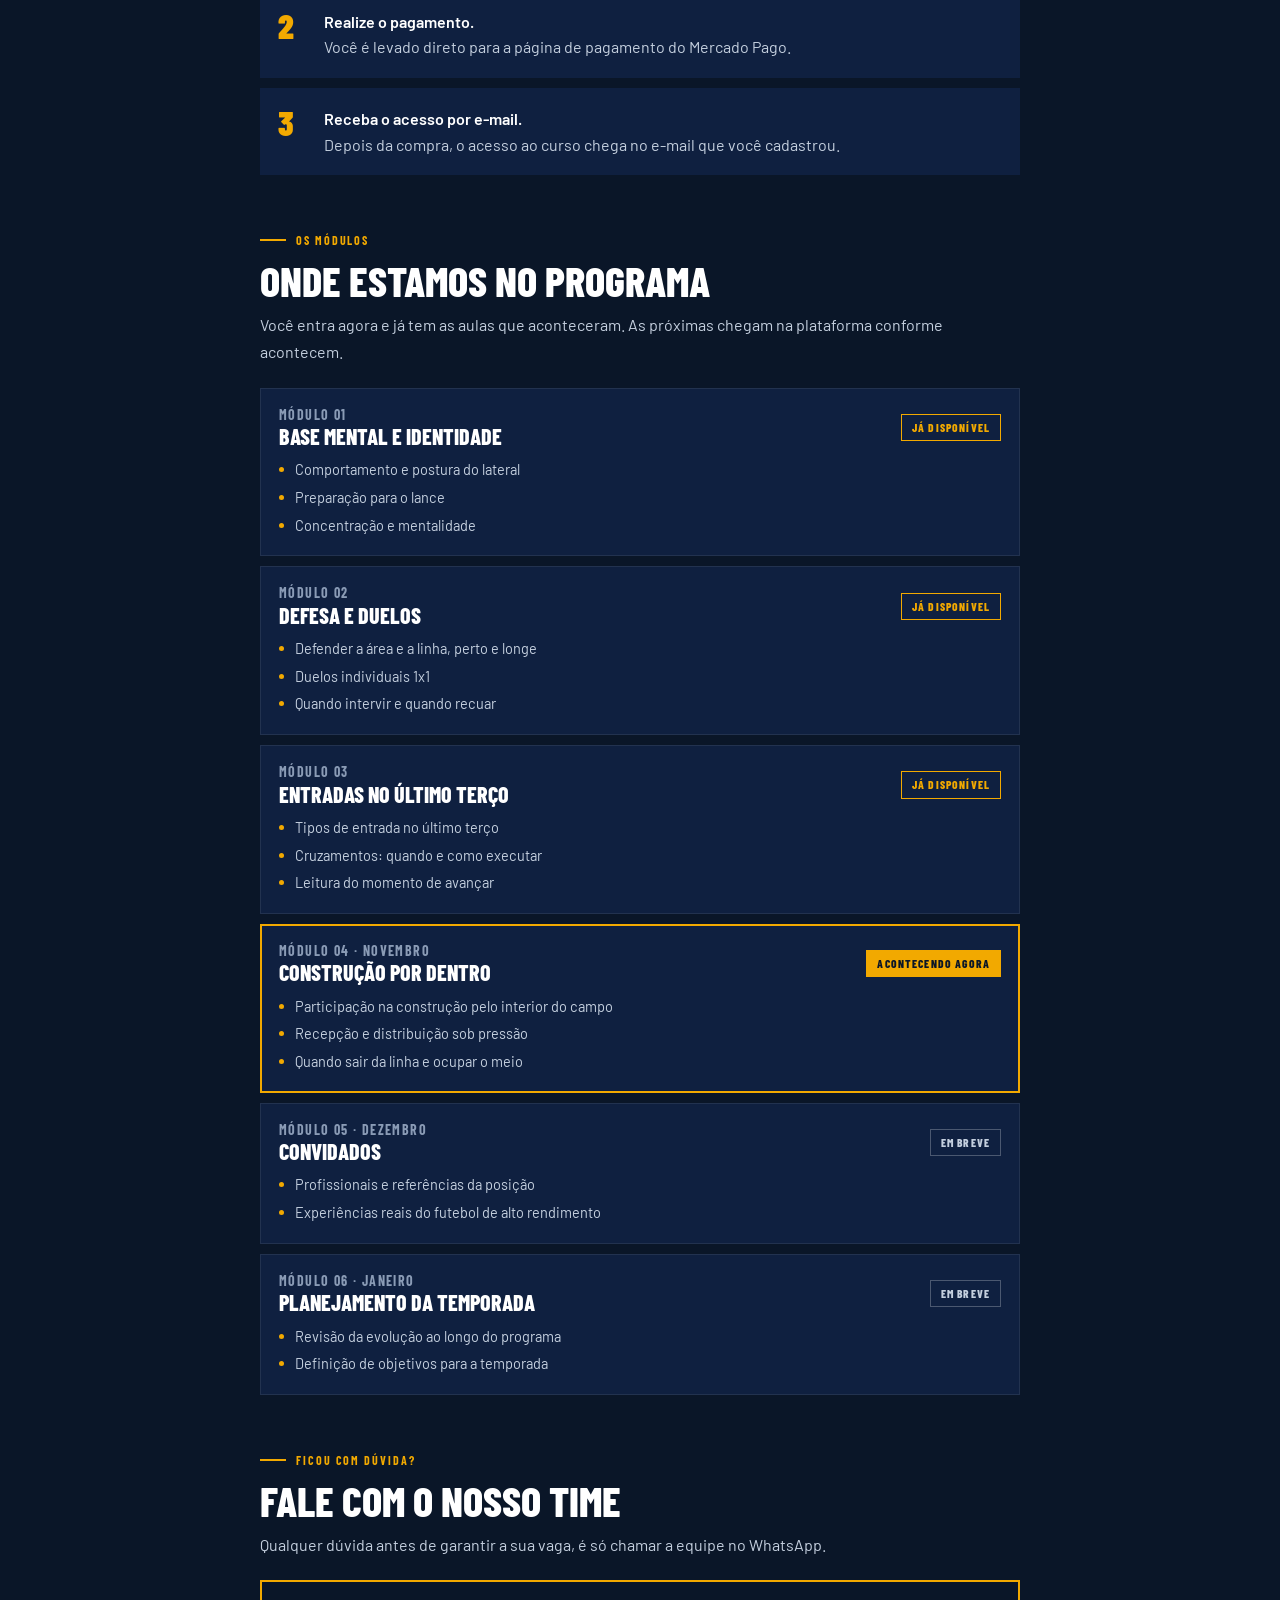
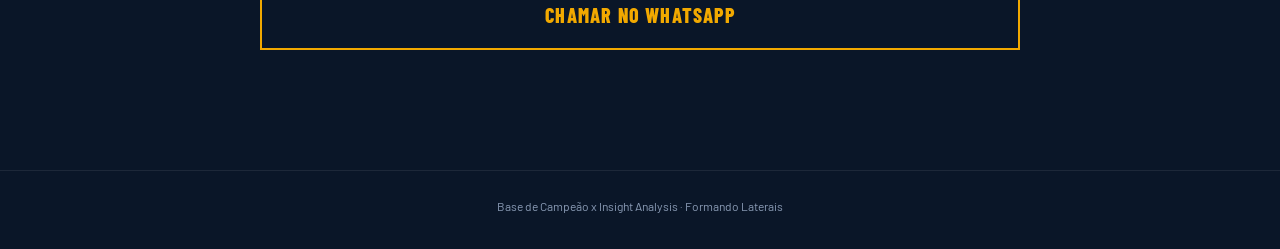
<file: black-friday-checkout-laterais.html>
<!DOCTYPE html>
<html lang="pt-BR">
<head>
<!-- Meta Pixel Code -->
<script>
!function(f,b,e,v,n,t,s)
{if(f.fbq)return;n=f.fbq=function(){n.callMethod?
n.callMethod.apply(n,arguments):n.queue.push(arguments)};
if(!f._fbq)f._fbq=n;n.push=n;n.loaded=!0;n.version='2.0';
n.queue=[];t=b.createElement(e);t.async=!0;
t.src=v;s=b.getElementsByTagName(e)[0];
s.parentNode.insertBefore(t,s)}(window, document,'script',
'https://connect.facebook.net/en_US/fbevents.js');
fbq('init', '2484343218972109');
fbq('track', 'PageView');
</script>
<noscript><img height="1" width="1" style="display:none"
src="https://www.facebook.com/tr?id=2484343218972109&ev=PageView&noscript=1"
/></noscript>
<!-- End Meta Pixel Code -->
 <!-- Google tag (gtag.js) -->
<script async src="https://www.googletagmanager.com/gtag/js?id=G-22NJ5P08S4"></script>
<script>
  window.dataLayer = window.dataLayer || [];
  function gtag(){dataLayer.push(arguments);}
  gtag('js', new Date());

  gtag('config', 'G-22NJ5P08S4');
</script>
<meta charset="UTF-8"><meta name="viewport" content="width=device-width, initial-scale=1.0">
<meta name="robots" content="noindex, nofollow">
<meta name="color-scheme" content="dark">
<title>Black Friday Formando Laterais · Curso gravado por R$ 97</title>
<meta name="description" content="Black Friday: Formando Laterais, curso gravado por R$ 97. Somente 50 vagas, só em 27/11.">
<link rel="preconnect" href="https://fonts.googleapis.com">
<link href="https://fonts.googleapis.com/css2?family=Barlow+Condensed:wght@600;700;800;900&family=Barlow:wght@300;400;500;600&display=swap" rel="stylesheet">
<style>

  *,*::before,*::after { box-sizing:border-box; margin:0; padding:0; }
  :root {
    --navy:#0A1628; --navy-mid:#0F2040; --navy-light:#162B52;
    --gold:#F2A900; --gold-light:#FFD24D;
    --white:#FFFFFF; --gray:#8A9BB5; --gray-light:#C4CFDE;
    --fd:'Barlow Condensed',sans-serif; --fb:'Barlow',sans-serif;
  }
  :root { color-scheme:dark; }
  html { scroll-behavior:smooth; background:var(--navy); color:var(--white); }
  body { background:var(--navy); color:var(--white); font-family:var(--fb); line-height:1.5; }
  /* cor explícita nos textos que antes dependiam de herança */
  h1, h2, h3, .mod-t, .box, .box label, .box h3, .modal { color:var(--white); }
  h1 em { color:var(--gold); }
  .box .sub { color:var(--gray-light); }
  .box .priv { color:var(--gray); }
  body.lock { overflow:hidden; }

  .logo { display:block; width:40px; height:40px; background-size:contain; background-repeat:no-repeat; background-position:center; flex-shrink:0; }
  
  

  /* barra do contador */
  .topbar { position:sticky; top:0; z-index:60; height:48px; background:var(--gold); color:var(--navy);
    display:flex; align-items:center; justify-content:center; gap:12px; padding:0 10px;
    font-family:var(--fd); font-weight:800; font-size:14px; letter-spacing:.08em; text-transform:uppercase; white-space:nowrap; }
  .topbar b { font-size:26px; letter-spacing:.04em; min-width:100px; text-align:center; font-variant-numeric:tabular-nums; }
  .topbar.low { animation:pulse 1s ease-in-out infinite; }
  @keyframes pulse { 0%,100% { background:var(--gold); } 50% { background:var(--gold-light); } }

  .top { display:flex; align-items:center; gap:16px; padding:18px 5%; border-bottom:1px solid rgba(255,255,255,.08); }
  .sep { width:1px; height:28px; background:rgba(255,255,255,.15); }

  .wrap { max-width:760px; margin:0 auto; padding:0 20px; }
  section.block { padding:56px 0 0; }

  .eyebrow { display:inline-flex; align-items:center; gap:8px; padding:6px 14px; margin-bottom:20px;
    background:rgba(242,169,0,.12); border:1px solid rgba(242,169,0,.4); color:var(--gold);
    font-family:var(--fd); font-size:12px; font-weight:700; letter-spacing:.12em; text-transform:uppercase; }
  .eyebrow::before { content:''; width:6px; height:6px; border-radius:50%; background:var(--gold); }
  h1 { font-family:var(--fd); font-size:clamp(38px,9vw,64px); font-weight:900; text-transform:uppercase; line-height:.98; margin-bottom:16px; }
  h1 em { color:var(--gold); font-style:normal; display:block; }
  .lead { font-size:19px; font-weight:300; color:var(--gray-light); line-height:1.7; }
  .lead strong { color:var(--white); font-weight:600; }

  .hero { padding-top:40px; }

  /* preço */
  .pricebox { margin:28px 0 22px; padding:26px 22px; background:var(--navy-mid); border:1px solid rgba(242,169,0,.4); text-align:center; }
  .old { font-size:20px; color:var(--gray); }
  .old s { text-decoration-thickness:2px; }
  .new { font-family:var(--fd); font-weight:900; font-size:clamp(76px,22vw,120px); color:var(--gold); line-height:1; }
  .off { display:inline-block; margin-top:6px; background:var(--gold); color:var(--navy); font-family:var(--fd); font-weight:800;
    font-size:14px; letter-spacing:.1em; text-transform:uppercase; padding:6px 14px; }

  /* contador grande */
  .clock { display:flex; align-items:flex-end; justify-content:center; gap:10px; margin:6px 0 22px; }
  .clock .lbl { width:100%; text-align:center; font-family:var(--fd); font-weight:700; font-size:12px; letter-spacing:.16em; text-transform:uppercase; color:var(--gray-light); margin-bottom:8px; }
  .clock-wrap { text-align:center; margin-bottom:22px; }
  .clock-wrap .lbl { display:block; font-family:var(--fd); font-weight:700; font-size:12px; letter-spacing:.16em; text-transform:uppercase; color:var(--gray-light); margin-bottom:10px; }
  .clock { margin:0; }
  .unit { background:var(--navy-mid); border:1px solid rgba(255,255,255,.1); min-width:86px; padding:10px 6px 8px; }
  .unit span { display:block; font-family:var(--fd); font-weight:900; font-size:clamp(44px,12vw,62px); line-height:1; color:var(--white); font-variant-numeric:tabular-nums; }
  .unit small { display:block; font-size:11px; letter-spacing:.12em; text-transform:uppercase; color:var(--gray); margin-top:4px; }
  .colon { font-family:var(--fd); font-weight:900; font-size:40px; color:var(--gold); padding-bottom:26px; }

  .cta { display:block; width:100%; background:var(--gold); color:var(--navy); border:none; cursor:pointer;
    font-family:var(--fd); font-weight:800; font-size:clamp(19px,5vw,23px); letter-spacing:.06em; text-transform:uppercase;
    padding:22px 14px; text-align:center; text-decoration:none; transition:background .15s; }
  .cta:hover { background:var(--gold-light); }
  .fine { font-size:13.5px; color:var(--gray); text-align:center; margin-top:14px; line-height:1.7; }

  h2 { font-family:var(--fd); font-size:clamp(30px,6.5vw,42px); font-weight:800; text-transform:uppercase; line-height:1; margin-bottom:10px; }
  .kick { font-family:var(--fd); font-size:12px; font-weight:700; letter-spacing:.16em; text-transform:uppercase; color:var(--gold); margin-bottom:10px; display:flex; align-items:center; gap:10px; }
  .kick::before { content:''; width:26px; height:2px; background:var(--gold); }
  .sub { color:var(--gray-light); font-size:16px; line-height:1.7; margin-bottom:22px; }

  .incl { list-style:none; }
  .incl li { display:flex; gap:12px; padding:14px 0; border-bottom:1px solid rgba(255,255,255,.08); font-size:17px; color:var(--white); }
  .incl li::before { content:'✓'; color:var(--gold); font-weight:700; flex-shrink:0; }

  /* módulos */
  .mods { display:grid; gap:10px; }
  .mod { background:var(--navy-mid); border:1px solid rgba(255,255,255,.08); padding:18px 18px 16px; }
  .mod.now { border-color:var(--gold); box-shadow:0 0 0 1px var(--gold) inset; }
  .mod-h { display:flex; align-items:center; justify-content:space-between; gap:10px; margin-bottom:8px; flex-wrap:wrap; }
  .mod-t { font-family:var(--fd); font-weight:800; font-size:22px; text-transform:uppercase; line-height:1.1; }
  .mod-t i { font-style:normal; color:var(--gray); font-size:14px; letter-spacing:.1em; display:block; font-weight:700; margin-bottom:2px; }
  .st { font-family:var(--fd); font-weight:800; font-size:11.5px; letter-spacing:.1em; text-transform:uppercase; padding:4px 10px; border:1px solid var(--gold); color:var(--gold); white-space:nowrap; }
  .st.now { background:var(--gold); color:var(--navy); }
  .st.soon { border-color:rgba(255,255,255,.25); color:var(--gray-light); }
  .mod ul { list-style:none; }
  .mod li { font-size:14.5px; color:var(--gray-light); padding:3px 0 3px 16px; position:relative; }
  .mod li::before { content:''; position:absolute; left:0; top:11px; width:5px; height:5px; border-radius:50%; background:var(--gold); }
  .note { margin-top:14px; padding:14px 16px; background:rgba(242,169,0,.08); border:1px solid rgba(242,169,0,.3); font-size:15px; color:var(--gray-light); line-height:1.6; }
  .note strong { color:var(--white); font-weight:600; }

  /* passos */
  .steps { display:grid; gap:10px; }
  .step { display:flex; gap:16px; align-items:flex-start; background:var(--navy-mid); padding:18px; }
  .step b { font-family:var(--fd); font-size:34px; font-weight:900; color:var(--gold); line-height:1; min-width:30px; }
  .step p { font-size:16px; color:var(--gray-light); line-height:1.6; }
  .step p strong { color:var(--white); font-weight:600; }

  .final { padding:56px 0 64px; text-align:center; }
  .final h2 { margin-bottom:18px; }

  .ended { display:none; text-align:center; padding:24px 20px; background:var(--navy-mid); border:1px solid rgba(255,255,255,.14); margin-top:24px; }
  .ended h3 { font-family:var(--fd); font-size:30px; text-transform:uppercase; margin-bottom:8px; }
  .ended p { color:var(--gray-light); font-size:16px; }
  body.encerrada .ended { display:block; }
  body.encerrada .live { display:none !important; }

  footer { text-align:center; padding:26px 5% 34px; border-top:1px solid rgba(255,255,255,.08); }
  footer p { font-size:12px; color:var(--gray); }

  /* formulário (janela) */
  .modal { position:fixed; inset:0; z-index:100; background:rgba(3,8,18,.82); display:none; align-items:flex-start; justify-content:center; overflow-y:auto; padding:24px 16px; }
  .modal.open { display:flex; }
  .box { width:100%; max-width:460px; margin:auto; background:var(--navy); border:1px solid rgba(242,169,0,.5); padding:28px 24px 24px; position:relative; }
  .x { position:absolute; top:8px; right:12px; background:none; border:none; color:var(--gray-light); font-size:30px; line-height:1; cursor:pointer; padding:6px; }
  .box h3 { font-family:var(--fd); font-size:30px; font-weight:800; text-transform:uppercase; line-height:1; margin-bottom:8px; }
  .box .sub { font-size:15px; margin-bottom:18px; }
  .f { margin-bottom:16px; }
  .f label { display:block; font-size:14.5px; font-weight:500; margin-bottom:7px; }
  .f label span { color:var(--gold); }
  .f input { width:100%; background:var(--navy-mid); border:1px solid rgba(255,255,255,.16); color:var(--white); font-family:var(--fb); font-size:16px; padding:14px; border-radius:2px; }
  .f input:focus { outline:none; border-color:var(--gold); }
  .f input.bad { border-color:var(--gold); box-shadow:0 0 0 1px var(--gold); }
  .f input::placeholder { color:#5A6B82; }
  .hp { position:absolute; left:-9999px; width:1px; height:1px; opacity:0; }
  .go { width:100%; margin-top:6px; background:var(--gold); color:var(--navy); border:none; cursor:pointer; font-family:var(--fd); font-weight:800; font-size:20px; letter-spacing:.06em; text-transform:uppercase; padding:19px; }
  .go:hover { background:var(--gold-light); }
  .go:disabled { opacity:.6; cursor:wait; }
  .msg { display:none; margin-top:14px; padding:12px 14px; font-size:14px; background:rgba(242,169,0,.1); border:1px solid rgba(242,169,0,.45); color:var(--gold-light); line-height:1.6; }
  .msg.show { display:block; }
  .skip { display:none; margin-top:10px; text-align:center; font-family:var(--fd); font-weight:800; font-size:16px; letter-spacing:.06em; text-transform:uppercase; color:var(--gold); text-decoration:underline; }
  .skip.show { display:block; }
  .priv { font-size:12.5px; color:var(--gray); margin-top:12px; line-height:1.6; text-align:center; }

  @media (max-width:560px) {
    .topbar { font-size:12px; gap:8px; }
    .topbar b { font-size:22px; min-width:86px; }
    .unit { min-width:0; flex:1; }
    .clock { gap:6px; }
    .colon { font-size:30px; padding-bottom:22px; }
  }

.logo-bdc { background-image:url([data-uri]); }
.logo-ia  { background-image:url([data-uri]); }
  .stamp { display:inline-block; background:var(--gold); color:var(--navy); font-family:var(--fd); font-weight:900; font-size:13px; letter-spacing:.14em; text-transform:uppercase; padding:6px 12px; margin-bottom:18px; transform:rotate(-1.5deg); }
  .hero h1 { font-size:clamp(38px,9.5vw,66px); }
  .stock { margin:24px 0 8px; padding:18px 18px 16px; background:var(--navy-mid); border:1px solid rgba(242,169,0,.45); }
  .stock .row { display:flex; align-items:baseline; justify-content:space-between; gap:10px; flex-wrap:wrap; margin-bottom:10px; }
  .stock .left { font-family:var(--fd); font-weight:900; font-size:clamp(26px,7vw,34px); text-transform:uppercase; line-height:1; color:var(--white); }
  .stock .left b { color:var(--gold); font-size:1.5em; }
  .stock .sold { font-size:14px; color:var(--gray-light); }
  .bar { height:12px; background:rgba(255,255,255,.1); overflow:hidden; }
  .bar i { display:block; height:100%; width:0; background:linear-gradient(90deg,var(--gold),var(--gold-light)); transition:width .8s ease; }
  .stock .warn { margin-top:10px; font-size:13.5px; color:var(--gold-light); letter-spacing:.02em; }
  .stock.low .left b { animation:blink 1s ease-in-out infinite; }
  @keyframes blink { 0%,100% { opacity:1; } 50% { opacity:.45; } }
  .soldout { display:none; text-align:center; padding:24px 20px; background:var(--navy-mid); border:1px solid rgba(255,255,255,.14); margin-top:24px; }
  .soldout h3 { font-family:var(--fd); font-size:30px; text-transform:uppercase; margin-bottom:8px; color:var(--white); }
  .soldout p { color:var(--gray-light); font-size:16px; }
  body.esgotado .soldout { display:block; }
  body.esgotado .live { display:none !important; }
  .only { margin-top:18px; padding:16px 18px; background:rgba(242,169,0,.08); border:1px solid var(--gold); font-size:15.5px; color:var(--gray-light); line-height:1.6; }
  .only strong { color:var(--white); font-weight:600; }
  .wa { display:block; width:100%; text-align:center; text-decoration:none; background:transparent; color:var(--gold); border:2px solid var(--gold); font-family:var(--fd); font-weight:800; font-size:20px; letter-spacing:.06em; text-transform:uppercase; padding:18px 10px; }
  .wa:hover { background:rgba(242,169,0,.12); }
  .cta { text-decoration:none; }
  .after { display:grid; gap:10px; }
  .chosen { background:rgba(242,169,0,.1); border:1px solid rgba(242,169,0,.45); padding:10px 14px; margin-bottom:16px; font-size:15px; color:var(--white); }
  .chosen b { color:var(--gold); }
  body.encerrada .stock { display:none; }

</style>
</head>
<body>

<div class="topbar live" id="topbar"><span>Black Friday · restam</span><b id="tMini">50</b><span>de 50 vagas</span></div>

<header class="top">
  <span class="logo logo-bdc" role="img" aria-label="Base de Campeão"></span>
  <div class="sep"></div>
  <span class="logo logo-ia" role="img" aria-label="Insight Analysis"></span>
</header>

<main>
  <section class="wrap hero">
    <span class="stamp">Black Friday · só hoje, 27/11</span>
    <h1>Formando Laterais gravado <em>por apenas R$ 97</em></h1>
    <p class="lead"><strong>Somente 50 vagas.</strong> Quando acabarem, a condição sai do ar.</p>

    <div class="stock" id="stock" aria-live="polite">
      <div class="row">
        <div class="left">Restam <b id="rest">50</b> vagas</div>
        <div class="sold"><span id="sold">0</span> de <span id="total">50</span> vendidas</div>
      </div>
      <div class="bar"><i id="barFill"></i></div>
      <div class="warn" id="warn">Vagas limitadas. Garanta a sua antes que acabem.</div>
    </div>

    <div class="pricebox">
      <div class="old">De <s>R$ 1.697</s> por apenas</div>
      <div class="new">R$ 97</div>
      <span class="off">Mais de 94% de desconto</span>
    </div>

    <button type="button" class="cta live" data-open>Quero garantir a minha vaga</button>
    <p class="fine live">Você preenche os seus dados, faz o pagamento e recebe o acesso por e-mail.</p>

    <div class="only"><strong>Atenção:</strong> esta condição vale somente para o <strong>curso gravado</strong>. Não inclui as aulas ao vivo.</div>

    <div class="ended">
      <h3>Oferta encerrada</h3>
      <p>A Black Friday do Formando Laterais terminou em 27/11.<br>Obrigado pelo interesse.</p>
    </div>
    <div class="soldout">
      <h3>Vagas esgotadas</h3>
      <p>As 50 vagas da Black Friday acabaram.<br>Obrigado a todas as famílias que garantiram a sua.</p>
    </div>
  </section>

  <section class="wrap block">
    <div class="kick">O que você recebe</div>
    <h2>Curso gravado do Formando Laterais</h2>
    <ul class="incl">
      <li>Aulas gravadas de todos os 6 módulos</li>
      <li>Nova aula na plataforma sempre 1 dia depois da aula ao vivo</li>
      <li>Acesso à plataforma do programa</li>
      <li>Suporte da equipe</li>
    </ul>
    <div class="note"><strong>Esta condição inclui somente o conteúdo gravado.</strong> Não há participação nas aulas ao vivo.</div>
  </section>

  <section class="wrap block">
    <div class="kick">Como funciona</div>
    <h2>3 passos</h2>
    <div class="steps">
      <div class="step"><b>1</b><p><strong>Preencha o formulário.</strong><br>Clique em "Quero garantir a minha vaga" e informe os seus dados.</p></div>
      <div class="step"><b>2</b><p><strong>Realize o pagamento.</strong><br>Você é levado direto para a página de pagamento do Mercado Pago.</p></div>
      <div class="step"><b>3</b><p><strong>Receba o acesso por e-mail.</strong><br>Depois da compra, o acesso ao curso chega no e-mail que você cadastrou.</p></div>
    </div>
  </section>

  <section class="wrap block">
    <div class="kick">Os módulos</div>
    <h2>Onde estamos no programa</h2>
    <p class="sub">Você entra agora e já tem as aulas que aconteceram. As próximas chegam na plataforma conforme acontecem.</p>
    <div class="mods">
      <div class="mod"><div class="mod-h"><div class="mod-t"><i>MÓDULO 01</i>Base Mental e Identidade</div><span class="st">Já disponível</span></div>
        <ul><li>Comportamento e postura do lateral</li><li>Preparação para o lance</li><li>Concentração e mentalidade</li></ul></div>
      <div class="mod"><div class="mod-h"><div class="mod-t"><i>MÓDULO 02</i>Defesa e Duelos</div><span class="st">Já disponível</span></div>
        <ul><li>Defender a área e a linha, perto e longe</li><li>Duelos individuais 1x1</li><li>Quando intervir e quando recuar</li></ul></div>
      <div class="mod"><div class="mod-h"><div class="mod-t"><i>MÓDULO 03</i>Entradas no Último Terço</div><span class="st">Já disponível</span></div>
        <ul><li>Tipos de entrada no último terço</li><li>Cruzamentos: quando e como executar</li><li>Leitura do momento de avançar</li></ul></div>
      <div class="mod now"><div class="mod-h"><div class="mod-t"><i>MÓDULO 04 · NOVEMBRO</i>Construção por Dentro</div><span class="st now">Acontecendo agora</span></div>
        <ul><li>Participação na construção pelo interior do campo</li><li>Recepção e distribuição sob pressão</li><li>Quando sair da linha e ocupar o meio</li></ul></div>
      <div class="mod"><div class="mod-h"><div class="mod-t"><i>MÓDULO 05 · DEZEMBRO</i>Convidados</div><span class="st soon">Em breve</span></div>
        <ul><li>Profissionais e referências da posição</li><li>Experiências reais do futebol de alto rendimento</li></ul></div>
      <div class="mod"><div class="mod-h"><div class="mod-t"><i>MÓDULO 06 · JANEIRO</i>Planejamento da Temporada</div><span class="st soon">Em breve</span></div>
        <ul><li>Revisão da evolução ao longo do programa</li><li>Definição de objetivos para a temporada</li></ul></div>
    </div>
  </section>

  <section class="wrap block">
    <div class="kick">Ficou com dúvida?</div>
    <h2>Fale com o nosso time</h2>
    <p class="sub">Qualquer dúvida antes de garantir a sua vaga, é só chamar a equipe no WhatsApp.</p>
    <a class="wa" id="wa" href="https://wa.me/5551996917344?text=Oi!%20Tenho%20uma%20d%C3%BAvida%20sobre%20a%20oferta%20Black%20Friday%20do%20Formando%20Laterais." target="_blank" rel="noopener">Chamar no WhatsApp</a>
  </section>

  <section class="wrap final">
    <h2 class="live">R$ 97. Só 50 vagas. Só hoje.</h2>
    <p class="sub live" style="margin-bottom:18px">Restam <strong style="color:var(--gold)" id="rest2">50</strong> vagas.</p>
    <button type="button" class="cta live" data-open>Quero garantir a minha vaga</button>
  </section>
</main>

<footer><p>Base de Campeão x Insight Analysis · Formando Laterais</p></footer>

<div class="modal" id="modal" role="dialog" aria-modal="true" aria-labelledby="mTitle">
  <div class="box">
    <button type="button" class="x" id="mClose" aria-label="Fechar">×</button>
    <h3 id="mTitle">Garanta a sua vaga</h3>
    <p class="sub">Preencha os seus dados. Em seguida você vai direto para o pagamento. O acesso chega no e-mail informado.</p>
    <form id="lead" novalidate>
      <input type="hidden" name="_subject" value="Black Friday Laterais 27/11 · Checkout R$ 97">
      <input type="hidden" name="Origem" value="Checkout Black Friday Laterais (curso gravado, R$ 97)">
      <input type="text" name="_gotcha" class="hp" tabindex="-1" autocomplete="off" aria-hidden="true">
      <div class="f"><label for="fNome">Nome completo do responsável <span>*</span></label><input type="text" id="fNome" name="Nome" autocomplete="name" required></div>
      <div class="f"><label for="fMail">E-mail para receber o acesso <span>*</span></label><input type="email" id="fMail" name="email" autocomplete="email" inputmode="email" required></div>
      <div class="f"><label for="fTel">WhatsApp <span>*</span></label><input type="tel" id="fTel" name="Telefone" autocomplete="tel" inputmode="tel" placeholder="(00) 00000-0000" required></div>
      <div class="f"><label for="fAtl">Nome do atleta <span>*</span></label><input type="text" id="fAtl" name="Nome do atleta" required></div>
      <button type="submit" class="go" id="go">Ir para o pagamento</button>
      <div class="msg" id="msg" role="alert"></div>
      <a class="skip" id="skip" href="https://mpago.la/33i1CZQ">Ir para o pagamento mesmo assim</a>
      <p class="priv">Confira o e-mail com atenção: é nele que você recebe o acesso ao curso.</p>
    </form>
  </div>
</div>

<script>
(function () {
  // ============ CONFIGURAÇÃO ============
  var CHECKOUT = "https://mpago.la/33i1CZQ";
  var ENDPOINT = "https://script.google.com/macros/s/AKfycbzewmaPsh4RKZziAuOSsQ5ZuQfCTfbp1eVpivm92bDZJFaMd1Fs4QcsSel_0NY_keZ6IA/exec";                 // URL do app da Web (termina em /exec)
  var DEADLINE = new Date("2026-11-27T23:59:59-03:00").getTime();  // fim: 27/11 às 23h59 (Brasília)
  var TOTAL_PADRAO = 50;                                           // usado se a planilha não responder
  var VENDIDAS_PADRAO = 0;                                         // usado se a planilha não responder
  var PRECO = 97;
  // ======================================

  function $(s) { return document.querySelector(s); }
  var modal = $('#modal');

  var skew = 0;
  try {
    fetch(location.href, { method: 'HEAD', cache: 'no-store' }).then(function (r) {
      var d = r.headers.get('Date');
      if (d) { var s = new Date(d).getTime() - Date.now(); if (Math.abs(s) < 12 * 3600 * 1000) skew = s; }
    }).catch(function () {});
  } catch (e) {}
  function agora() { return Date.now() + skew; }

  // ---------- encerramento por horário ----------
  function checarPrazo() {
    if (agora() >= DEADLINE) { document.body.classList.add('encerrada'); closeModal(); return false; }
    return true;
  }
  checarPrazo(); setInterval(checarPrazo, 15000);

  // ---------- contador de vagas ----------
  var total = TOTAL_PADRAO, vendidas = VENDIDAS_PADRAO;
  function pintar() {
    var rest = Math.max(0, total - vendidas);
    $('#rest').textContent = rest; $('#rest2').textContent = rest; $('#tMini').textContent = rest;
    $('#sold').textContent = Math.min(vendidas, total); $('#total').textContent = total;
    $('#barFill').style.width = Math.min(100, Math.round(100 * vendidas / total)) + '%';
    var low = rest <= 10 && rest > 0;
    $('#stock').classList.toggle('low', low);
    $('#topbar').classList.toggle('low', low);
    $('#warn').textContent = rest <= 0 ? 'Vagas esgotadas.'
      : rest <= 10 ? 'Últimas vagas. Está acabando.'
      : 'Vagas limitadas. Garanta a sua antes que acabem.';
    document.body.classList.toggle('esgotado', rest <= 0);
    if (rest <= 0) closeModal();
  }
  function buscarVagas() {
    if (ENDPOINT.indexOf('https://script.google.com/') !== 0) return;
    fetch(ENDPOINT + '?acao=vagas&_=' + Date.now(), { cache: 'no-store' })
      .then(function (r) { return r.json(); })
      .then(function (j) {
        var t = parseInt(j.total, 10), v = parseInt(j.vendidas, 10);
        if (t > 0 && v >= 0) { total = t; vendidas = v; pintar(); }
      }).catch(function () {});
  }
  pintar(); buscarVagas(); setInterval(buscarVagas, 60000);

  // ---------- rastreamento ----------
  function ev(fb, fbData, ga, gaData) {
    try { if (typeof fbq === 'function') fbq('track', fb, fbData); } catch (e) {}
    try { if (typeof gtag === 'function') gtag('event', ga, gaData); } catch (e) {}
  }
  try { if (typeof fbq === 'function') fbq('track', 'ViewContent', { content_name: 'Laterais Black Friday R$ 97', value: PRECO, currency: 'BRL' }); } catch (e) {}

  // ---------- janela ----------
  var nome = $('#fNome'), mail = $('#fMail'), tel = $('#fTel'), atl = $('#fAtl');
  function openModal() {
    if (document.body.classList.contains('encerrada') || document.body.classList.contains('esgotado')) return;
    modal.classList.add('open'); document.body.classList.add('lock');
    setTimeout(function () { nome.focus(); }, 50);
  }
  function closeModal() { if (modal) modal.classList.remove('open'); document.body.classList.remove('lock'); }
  document.querySelectorAll('[data-open]').forEach(function (b) { b.addEventListener('click', openModal); });
  $('#mClose').addEventListener('click', closeModal);
  modal.addEventListener('click', function (e) { if (e.target === modal) closeModal(); });
  document.addEventListener('keydown', function (e) { if (e.key === 'Escape') closeModal(); });

  tel.addEventListener('input', function () {
    var d = tel.value.replace(/\D/g, '').slice(0, 11), o = d;
    if (d.length > 10) o = '(' + d.slice(0, 2) + ') ' + d.slice(2, 7) + '-' + d.slice(7);
    else if (d.length > 6) o = '(' + d.slice(0, 2) + ') ' + d.slice(2, 6) + '-' + d.slice(6);
    else if (d.length > 2) o = '(' + d.slice(0, 2) + ') ' + d.slice(2);
    else if (d.length > 0) o = '(' + d;
    tel.value = o;
  });
  [nome, mail, tel, atl].forEach(function (el) { el.addEventListener('input', function () { el.classList.remove('bad'); }); });

  var msg = $('#msg'), skip = $('#skip'), go = $('#go');
  function say(t) { msg.textContent = t; msg.classList.add('show'); }
  function validar() {
    var ok = true, first = null, texto = '';
    function bad(el, t) { el.classList.add('bad'); ok = false; if (!first) first = el; if (!texto) texto = t; }
    if ((nome.value || '').trim().split(/\s+/).filter(Boolean).length < 2) bad(nome, 'Informe o seu nome completo.');
    if (!/^[^\s@]+@[^\s@]+\.[^\s@]{2,}$/.test((mail.value || '').trim())) bad(mail, 'Confira o e-mail. É nele que você recebe o acesso.');
    if (tel.value.replace(/\D/g, '').length < 10) bad(tel, 'Confira o WhatsApp. Inclua o DDD.');
    if ((atl.value || '').trim().length < 2) bad(atl, 'Informe o nome do atleta.');
    if (!ok) { say(texto); first.focus(); }
    return ok;
  }

  skip.addEventListener('click', function () {
    ev('InitiateCheckout', { value: PRECO, currency: 'BRL' }, 'begin_checkout', { value: PRECO, currency: 'BRL' });
  });

  $('#lead').addEventListener('submit', async function (e) {
    e.preventDefault();
    msg.classList.remove('show'); skip.classList.remove('show');
    if (!checarPrazo() || document.body.classList.contains('esgotado')) return;
    if (!validar()) return;
    go.disabled = true; go.textContent = 'Enviando...';
    try {
      if (ENDPOINT.indexOf('https://script.google.com/') !== 0) throw new Error('endpoint nao configurado');
      // Apps Script não devolve cabeçalhos CORS: envia em no-cors e considera enviado se não houve erro de rede
      await fetch(ENDPOINT, { method: 'POST', mode: 'no-cors', body: new URLSearchParams(new FormData(e.target)) });
      ev('Lead', { content_name: 'Laterais Black Friday R$ 97' }, 'generate_lead', { event_category: 'Black Friday Laterais checkout' });
      ev('InitiateCheckout', { value: PRECO, currency: 'BRL' }, 'begin_checkout', { value: PRECO, currency: 'BRL' });
      go.textContent = 'Levando você ao pagamento...';
      setTimeout(function () { window.location.href = CHECKOUT; }, 700);
    } catch (err) {
      say('Não conseguimos registrar os seus dados agora. Tente de novo ou siga para o pagamento e chame a nossa equipe no WhatsApp para confirmar o seu cadastro.');
      skip.classList.add('show');
      go.disabled = false; go.textContent = 'Tentar de novo';
    }
  });
})();
</script>
</body>
</html>
</file>
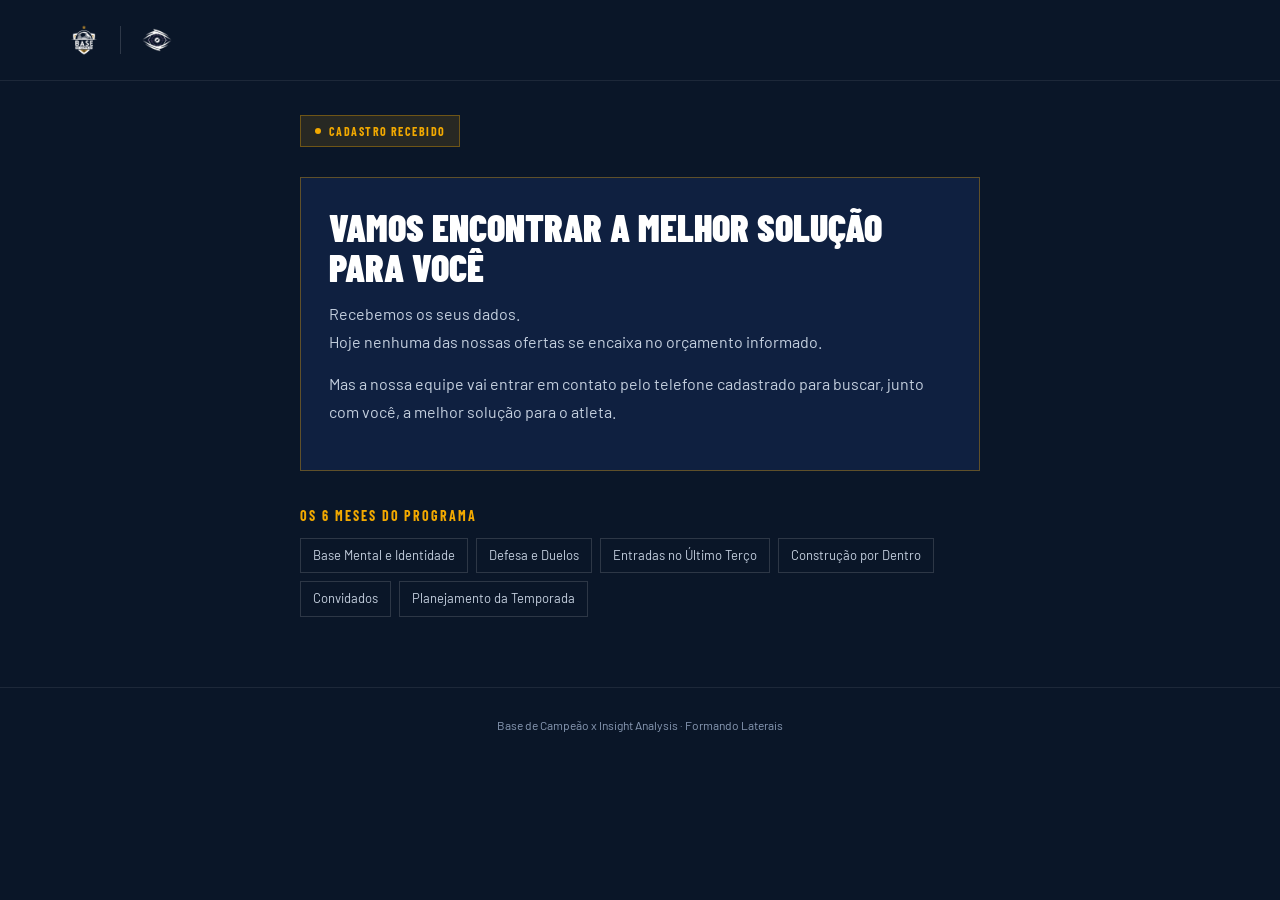
<file: contato.html>
<!DOCTYPE html>
<html lang="pt-BR">
<head>
<!-- Meta Pixel Code -->
<script>
!function(f,b,e,v,n,t,s)
{if(f.fbq)return;n=f.fbq=function(){n.callMethod?
n.callMethod.apply(n,arguments):n.queue.push(arguments)};
if(!f._fbq)f._fbq=n;n.push=n;n.loaded=!0;n.version='2.0';
n.queue=[];t=b.createElement(e);t.async=!0;
t.src=v;s=b.getElementsByTagName(e)[0];
s.parentNode.insertBefore(t,s)}(window, document,'script',
'https://connect.facebook.net/en_US/fbevents.js');
fbq('init', '2484343218972109');
fbq('track', 'PageView');
</script>
<noscript><img height="1" width="1" style="display:none"
src="https://www.facebook.com/tr?id=2484343218972109&ev=PageView&noscript=1"
/></noscript>
<!-- End Meta Pixel Code -->
 <!-- Google tag (gtag.js) -->
<script async src="https://www.googletagmanager.com/gtag/js?id=G-22NJ5P08S4"></script>
<script>
  window.dataLayer = window.dataLayer || [];
  function gtag(){dataLayer.push(arguments);}
  gtag('js', new Date());

  gtag('config', 'G-22NJ5P08S4');
</script>
<meta charset="UTF-8"><meta name="viewport" content="width=device-width, initial-scale=1.0">
<meta name="robots" content="noindex, nofollow">
<title>Cadastro recebido · Formando Laterais</title>
<link rel="icon" type="image/png" href="favicon.png">
<link rel="preconnect" href="https://fonts.googleapis.com">
<link href="https://fonts.googleapis.com/css2?family=Barlow+Condensed:wght@600;700;800;900&family=Barlow:wght@300;400;500;600&display=swap" rel="stylesheet">
<link rel="stylesheet" href="style.css">
</head>
<body>

<header class="top">
  <img src="logo-base-de-campeao.png" alt="Base de Campeão">
  <div class="sep"></div>
  <img src="logo-insight-analysis.png" alt="Insight Analysis">
</header>

<main class="wrap">
  <div class="eyebrow">Cadastro recebido</div>
  <section class="card msg" style="margin-top:10px">
    <h2 id="titulo">Vamos encontrar a melhor solução para você</h2>
    <p>Recebemos os seus dados.<br>Hoje nenhuma das nossas ofertas se encaixa no orçamento informado.</p><p>Mas a nossa equipe vai entrar em contato pelo telefone cadastrado para buscar, junto com você, a melhor solução para o atleta.</p>
  </section>
  <section class="months">
    <h3>Os 6 meses do programa</h3>
    <div class="chips">
      <span>Base Mental e Identidade</span><span>Defesa e Duelos</span><span>Entradas no Último Terço</span>
      <span>Construção por Dentro</span><span>Convidados</span><span>Planejamento da Temporada</span>
    </div>
  </section>
</main>

<footer>
  <p>Base de Campeão x Insight Analysis · Formando Laterais</p>
</footer>

<script src="config.js"></script>
<script>
  // personaliza com o nome do responsável, se o cadastro foi feito neste navegador
  (function () {
    var C = window.BN_CONFIG; if (!C) return;
    var n = (C.lead.ler().resp || '').trim().split(/\s+/)[0] || '';
    if (n) { n = n.charAt(0).toUpperCase() + n.slice(1).toLowerCase(); document.getElementById('titulo').textContent = n + ', ' + document.getElementById('titulo').textContent.charAt(0).toLowerCase() + document.getElementById('titulo').textContent.slice(1); }
  })();
</script>
</body>
</html>
</file>
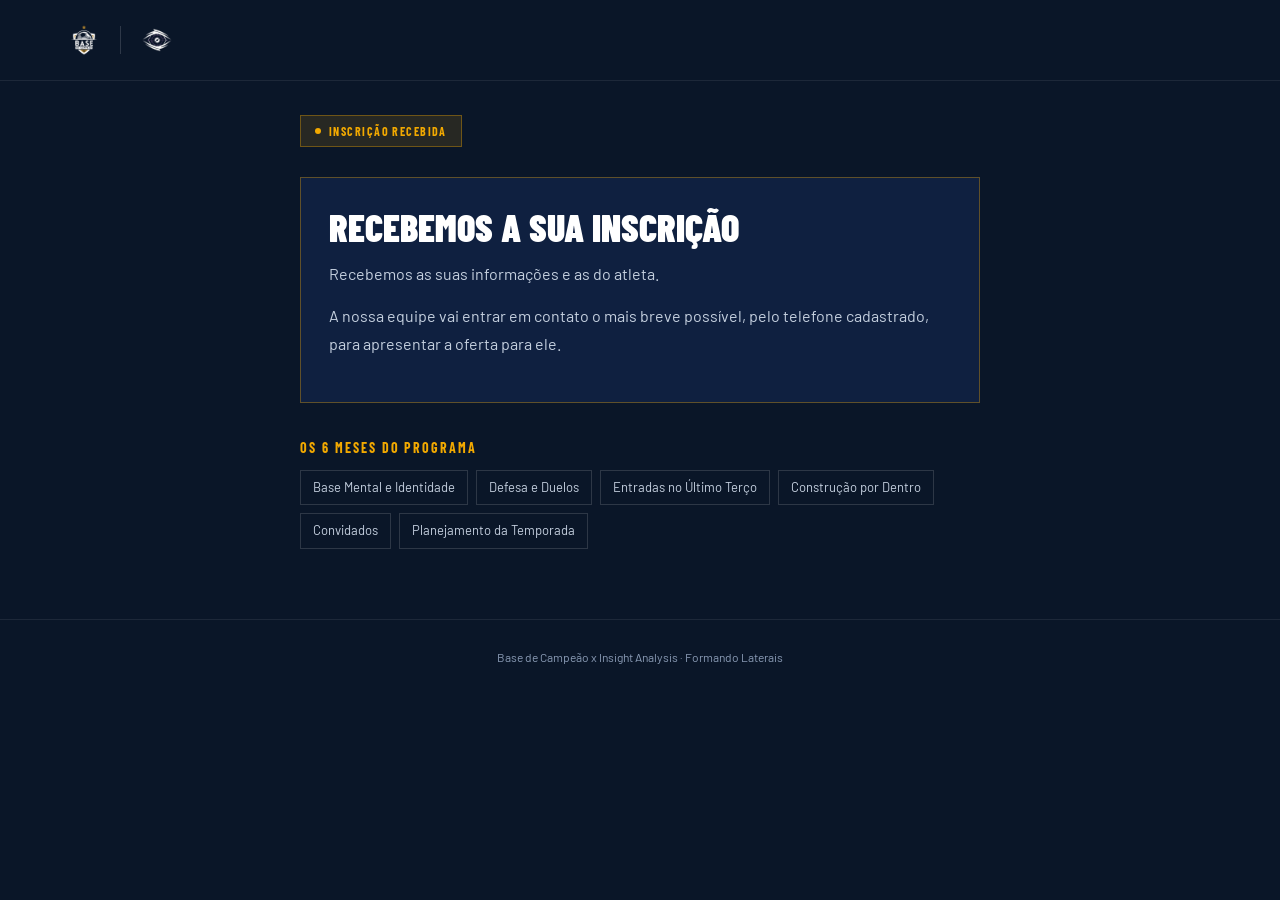
<file: inscricao-recebida.html>
<!DOCTYPE html>
<html lang="pt-BR">
<head>
<!-- Meta Pixel Code -->
<script>
!function(f,b,e,v,n,t,s)
{if(f.fbq)return;n=f.fbq=function(){n.callMethod?
n.callMethod.apply(n,arguments):n.queue.push(arguments)};
if(!f._fbq)f._fbq=n;n.push=n;n.loaded=!0;n.version='2.0';
n.queue=[];t=b.createElement(e);t.async=!0;
t.src=v;s=b.getElementsByTagName(e)[0];
s.parentNode.insertBefore(t,s)}(window, document,'script',
'https://connect.facebook.net/en_US/fbevents.js');
fbq('init', '2484343218972109');
fbq('track', 'PageView');
</script>
<noscript><img height="1" width="1" style="display:none"
src="https://www.facebook.com/tr?id=2484343218972109&ev=PageView&noscript=1"
/></noscript>
<!-- End Meta Pixel Code -->
 <!-- Google tag (gtag.js) -->
<script async src="https://www.googletagmanager.com/gtag/js?id=G-22NJ5P08S4"></script>
<script>
  window.dataLayer = window.dataLayer || [];
  function gtag(){dataLayer.push(arguments);}
  gtag('js', new Date());

  gtag('config', 'G-22NJ5P08S4');
</script>
<meta charset="UTF-8"><meta name="viewport" content="width=device-width, initial-scale=1.0">
<meta name="robots" content="noindex, nofollow">
<title>Inscrição recebida · Formando Laterais</title>
<link rel="icon" type="image/png" href="favicon.png">
<link rel="preconnect" href="https://fonts.googleapis.com">
<link href="https://fonts.googleapis.com/css2?family=Barlow+Condensed:wght@600;700;800;900&family=Barlow:wght@300;400;500;600&display=swap" rel="stylesheet">
<link rel="stylesheet" href="style.css">
</head>
<body>

<header class="top">
  <img src="logo-base-de-campeao.png" alt="Base de Campeão">
  <div class="sep"></div>
  <img src="logo-insight-analysis.png" alt="Insight Analysis">
</header>

<main class="wrap">
  <div class="eyebrow">Inscrição recebida</div>
  <section class="card msg" style="margin-top:10px">
    <h2 id="titulo">Recebemos a sua inscrição</h2>
    <p>Recebemos as suas informações e as do atleta.</p><p>A nossa equipe vai entrar em contato o mais breve possível, pelo telefone cadastrado, para apresentar a oferta para ele.</p>
  </section>
  <section class="months">
    <h3>Os 6 meses do programa</h3>
    <div class="chips">
      <span>Base Mental e Identidade</span><span>Defesa e Duelos</span><span>Entradas no Último Terço</span>
      <span>Construção por Dentro</span><span>Convidados</span><span>Planejamento da Temporada</span>
    </div>
  </section>
</main>

<footer>
  <p>Base de Campeão x Insight Analysis · Formando Laterais</p>
</footer>

<script src="config.js"></script>
<script>
  // personaliza com o nome do responsável, se o cadastro foi feito neste navegador
  (function () {
    var C = window.BN_CONFIG; if (!C) return;
    var n = (C.lead.ler().resp || '').trim().split(/\s+/)[0] || '';
    if (n) { n = n.charAt(0).toUpperCase() + n.slice(1).toLowerCase(); document.getElementById('titulo').textContent = n + ', ' + document.getElementById('titulo').textContent.charAt(0).toLowerCase() + document.getElementById('titulo').textContent.slice(1); }
  })();
</script>
</body>
</html>
</file>
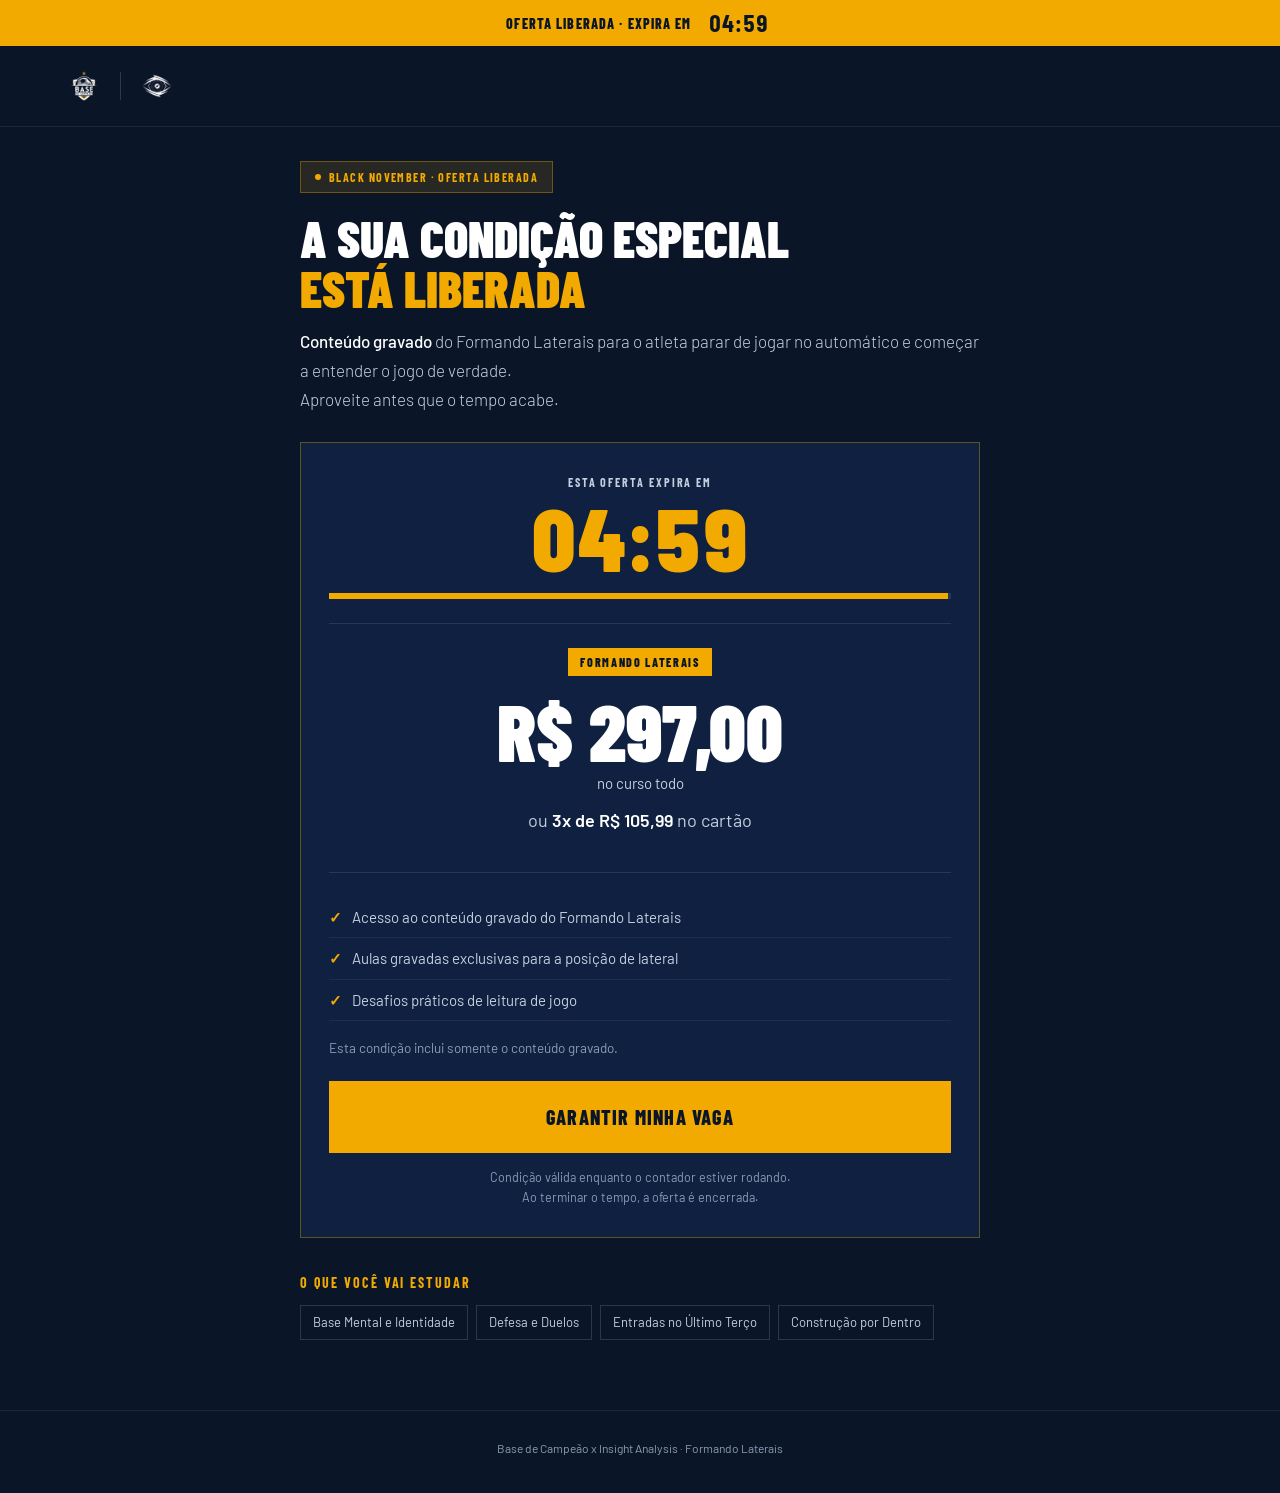
<file: oferta-297.html>
<!DOCTYPE html>
<html lang="pt-BR">
<head>
<!-- Meta Pixel Code -->
<script>
!function(f,b,e,v,n,t,s)
{if(f.fbq)return;n=f.fbq=function(){n.callMethod?
n.callMethod.apply(n,arguments):n.queue.push(arguments)};
if(!f._fbq)f._fbq=n;n.push=n;n.loaded=!0;n.version='2.0';
n.queue=[];t=b.createElement(e);t.async=!0;
t.src=v;s=b.getElementsByTagName(e)[0];
s.parentNode.insertBefore(t,s)}(window, document,'script',
'https://connect.facebook.net/en_US/fbevents.js');
fbq('init', '2484343218972109');
fbq('track', 'PageView');
</script>
<noscript><img height="1" width="1" style="display:none"
src="https://www.facebook.com/tr?id=2484343218972109&ev=PageView&noscript=1"
/></noscript>
<!-- End Meta Pixel Code -->
 <!-- Google tag (gtag.js) -->
<script async src="https://www.googletagmanager.com/gtag/js?id=G-22NJ5P08S4"></script>
<script>
  window.dataLayer = window.dataLayer || [];
  function gtag(){dataLayer.push(arguments);}
  gtag('js', new Date());

  gtag('config', 'G-22NJ5P08S4');
</script>
<meta charset="UTF-8"><meta name="viewport" content="width=device-width, initial-scale=1.0">
<meta name="robots" content="noindex, nofollow">
<title>Oferta Black November · Formando Laterais</title>
<link rel="icon" type="image/png" href="favicon.png">
<link rel="preconnect" href="https://fonts.googleapis.com">
<link href="https://fonts.googleapis.com/css2?family=Barlow+Condensed:wght@600;700;800;900&family=Barlow:wght@300;400;500;600&display=swap" rel="stylesheet">
<link rel="stylesheet" href="style.css">
</head>
<body data-oferta="o297">

<div class="timerbar" id="timerBar"><span>Oferta liberada · expira em</span><b id="timerMini">05:00</b></div>

<header class="top">
  <img src="logo-base-de-campeao.png" alt="Base de Campeão">
  <div class="sep"></div>
  <img src="logo-insight-analysis.png" alt="Insight Analysis">
</header>

<main class="wrap">
  <div class="eyebrow">Black November · Oferta liberada</div>
  <h1 id="saudacao">A sua condição especial<br><em>está liberada</em></h1>
  <p class="lead"><strong>Conteúdo gravado</strong> do Formando Laterais para o atleta parar de jogar no automático e começar a entender o jogo de verdade.<br>Aproveite antes que o tempo acabe.</p>

  <section class="card" id="ofertaAtiva">
    <div class="timer-big">
      <span class="lbl">Esta oferta expira em</span>
      <span class="time" id="timerBig">05:00</span>
      <div class="bar"><i id="timerFill"></i></div>
    </div>

    <div class="price-box">
      <span class="tag">Formando Laterais</span>
      <div class="price" id="preco">R$ 297,00</div>
      <div class="price-sub">no curso todo</div>
      <div class="or">ou <b id="parcela">3x</b> no cartão</div>
      <div class="pref" id="pref"></div>
    </div>

    <ul class="incl" id="incl">
      <li>Acesso ao conteúdo gravado do Formando Laterais</li>
      <li>Aulas gravadas exclusivas para a posição de lateral</li>
      <li>Desafios práticos de leitura de jogo</li>
    </ul>
    <p class="scope">Esta condição inclui somente o conteúdo gravado.</p>

    <a id="cta" class="cta" href="#">Garantir minha vaga</a>
    <p class="fine">Condição válida enquanto o contador estiver rodando.<br>Ao terminar o tempo, a oferta é encerrada.</p>
  </section>

  <section class="card msg hidden" id="ofertaExpirada">
    <h2>O tempo desta oferta acabou</h2>
    <p>A oferta promocional foi encerrada.<br>Você já está na nossa lista e a nossa equipe entra em contato pelo telefone informado para encontrar a melhor condição para o atleta.</p>
    <a id="ctaContato" class="cta ghost hidden" href="#">Falar com a equipe</a>
  </section>

  <section class="months">
    <h3>O que você vai estudar</h3>
    <div class="chips">
      <span>Base Mental e Identidade</span><span>Defesa e Duelos</span><span>Entradas no Último Terço</span><span>Construção por Dentro</span>
    </div>
  </section>
</main>

<footer>
  <p>Base de Campeão x Insight Analysis · Formando Laterais</p>
</footer>

<script src="config.js"></script>
<script src="oferta.js"></script>
</body>
</html>
</file>
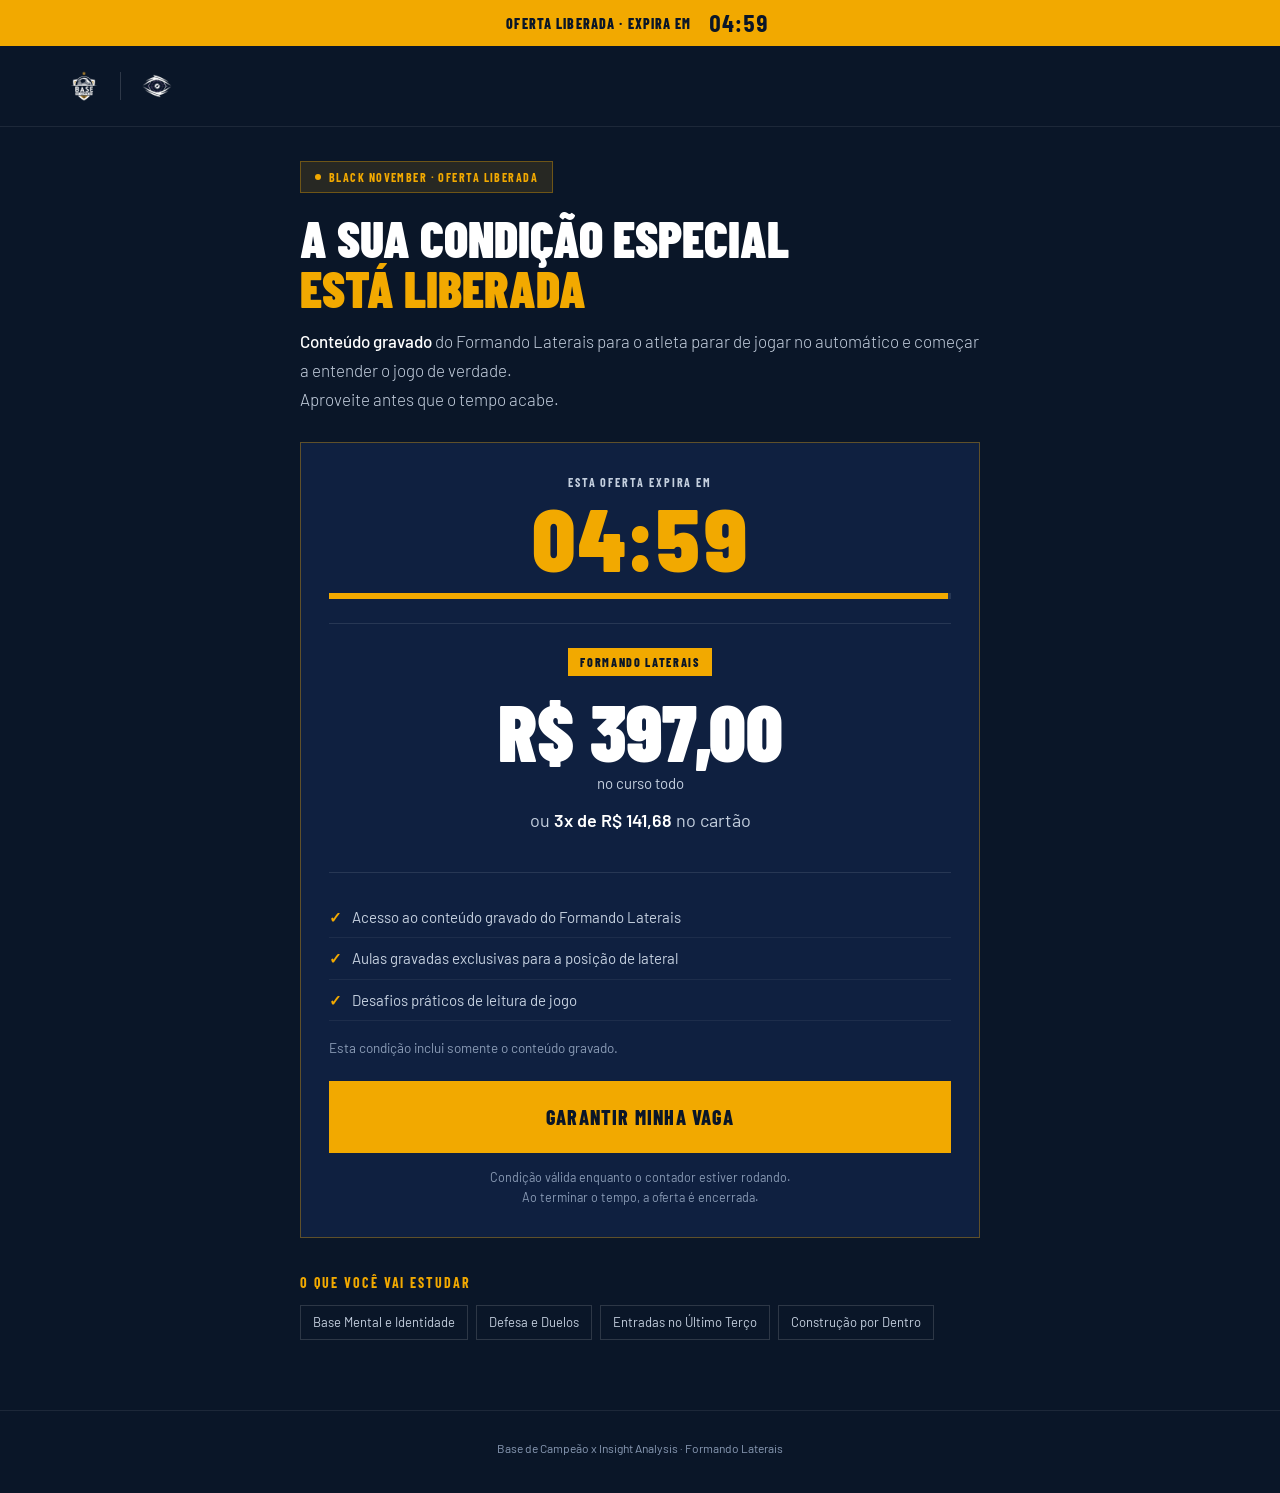
<file: oferta-397.html>
<!DOCTYPE html>
<html lang="pt-BR">
<head>
<!-- Meta Pixel Code -->
<script>
!function(f,b,e,v,n,t,s)
{if(f.fbq)return;n=f.fbq=function(){n.callMethod?
n.callMethod.apply(n,arguments):n.queue.push(arguments)};
if(!f._fbq)f._fbq=n;n.push=n;n.loaded=!0;n.version='2.0';
n.queue=[];t=b.createElement(e);t.async=!0;
t.src=v;s=b.getElementsByTagName(e)[0];
s.parentNode.insertBefore(t,s)}(window, document,'script',
'https://connect.facebook.net/en_US/fbevents.js');
fbq('init', '2484343218972109');
fbq('track', 'PageView');
</script>
<noscript><img height="1" width="1" style="display:none"
src="https://www.facebook.com/tr?id=2484343218972109&ev=PageView&noscript=1"
/></noscript>
<!-- End Meta Pixel Code -->
 <!-- Google tag (gtag.js) -->
<script async src="https://www.googletagmanager.com/gtag/js?id=G-22NJ5P08S4"></script>
<script>
  window.dataLayer = window.dataLayer || [];
  function gtag(){dataLayer.push(arguments);}
  gtag('js', new Date());

  gtag('config', 'G-22NJ5P08S4');
</script>
<meta charset="UTF-8"><meta name="viewport" content="width=device-width, initial-scale=1.0">
<meta name="robots" content="noindex, nofollow">
<title>Oferta Black November · Formando Laterais</title>
<link rel="icon" type="image/png" href="favicon.png">
<link rel="preconnect" href="https://fonts.googleapis.com">
<link href="https://fonts.googleapis.com/css2?family=Barlow+Condensed:wght@600;700;800;900&family=Barlow:wght@300;400;500;600&display=swap" rel="stylesheet">
<link rel="stylesheet" href="style.css">
</head>
<body data-oferta="o397">

<div class="timerbar" id="timerBar"><span>Oferta liberada · expira em</span><b id="timerMini">05:00</b></div>

<header class="top">
  <img src="logo-base-de-campeao.png" alt="Base de Campeão">
  <div class="sep"></div>
  <img src="logo-insight-analysis.png" alt="Insight Analysis">
</header>

<main class="wrap">
  <div class="eyebrow">Black November · Oferta liberada</div>
  <h1 id="saudacao">A sua condição especial<br><em>está liberada</em></h1>
  <p class="lead"><strong>Conteúdo gravado</strong> do Formando Laterais para o atleta parar de jogar no automático e começar a entender o jogo de verdade.<br>Aproveite antes que o tempo acabe.</p>

  <section class="card" id="ofertaAtiva">
    <div class="timer-big">
      <span class="lbl">Esta oferta expira em</span>
      <span class="time" id="timerBig">05:00</span>
      <div class="bar"><i id="timerFill"></i></div>
    </div>

    <div class="price-box">
      <span class="tag">Formando Laterais</span>
      <div class="price" id="preco">R$ 397,00</div>
      <div class="price-sub">no curso todo</div>
      <div class="or">ou <b id="parcela">3x</b> no cartão</div>
      <div class="pref" id="pref"></div>
    </div>

    <ul class="incl" id="incl">
      <li>Acesso ao conteúdo gravado do Formando Laterais</li>
      <li>Aulas gravadas exclusivas para a posição de lateral</li>
      <li>Desafios práticos de leitura de jogo</li>
    </ul>
    <p class="scope">Esta condição inclui somente o conteúdo gravado.</p>

    <a id="cta" class="cta" href="#">Garantir minha vaga</a>
    <p class="fine">Condição válida enquanto o contador estiver rodando.<br>Ao terminar o tempo, a oferta é encerrada.</p>
  </section>

  <section class="card msg hidden" id="ofertaExpirada">
    <h2>O tempo desta oferta acabou</h2>
    <p>A oferta promocional foi encerrada.<br>Você já está na nossa lista e a nossa equipe entra em contato pelo telefone informado para encontrar a melhor condição para o atleta.</p>
    <a id="ctaContato" class="cta ghost hidden" href="#">Falar com a equipe</a>
  </section>

  <section class="months">
    <h3>O que você vai estudar</h3>
    <div class="chips">
      <span>Base Mental e Identidade</span><span>Defesa e Duelos</span><span>Entradas no Último Terço</span><span>Construção por Dentro</span>
    </div>
  </section>
</main>

<footer>
  <p>Base de Campeão x Insight Analysis · Formando Laterais</p>
</footer>

<script src="config.js"></script>
<script src="oferta.js"></script>
</body>
</html>
</file>
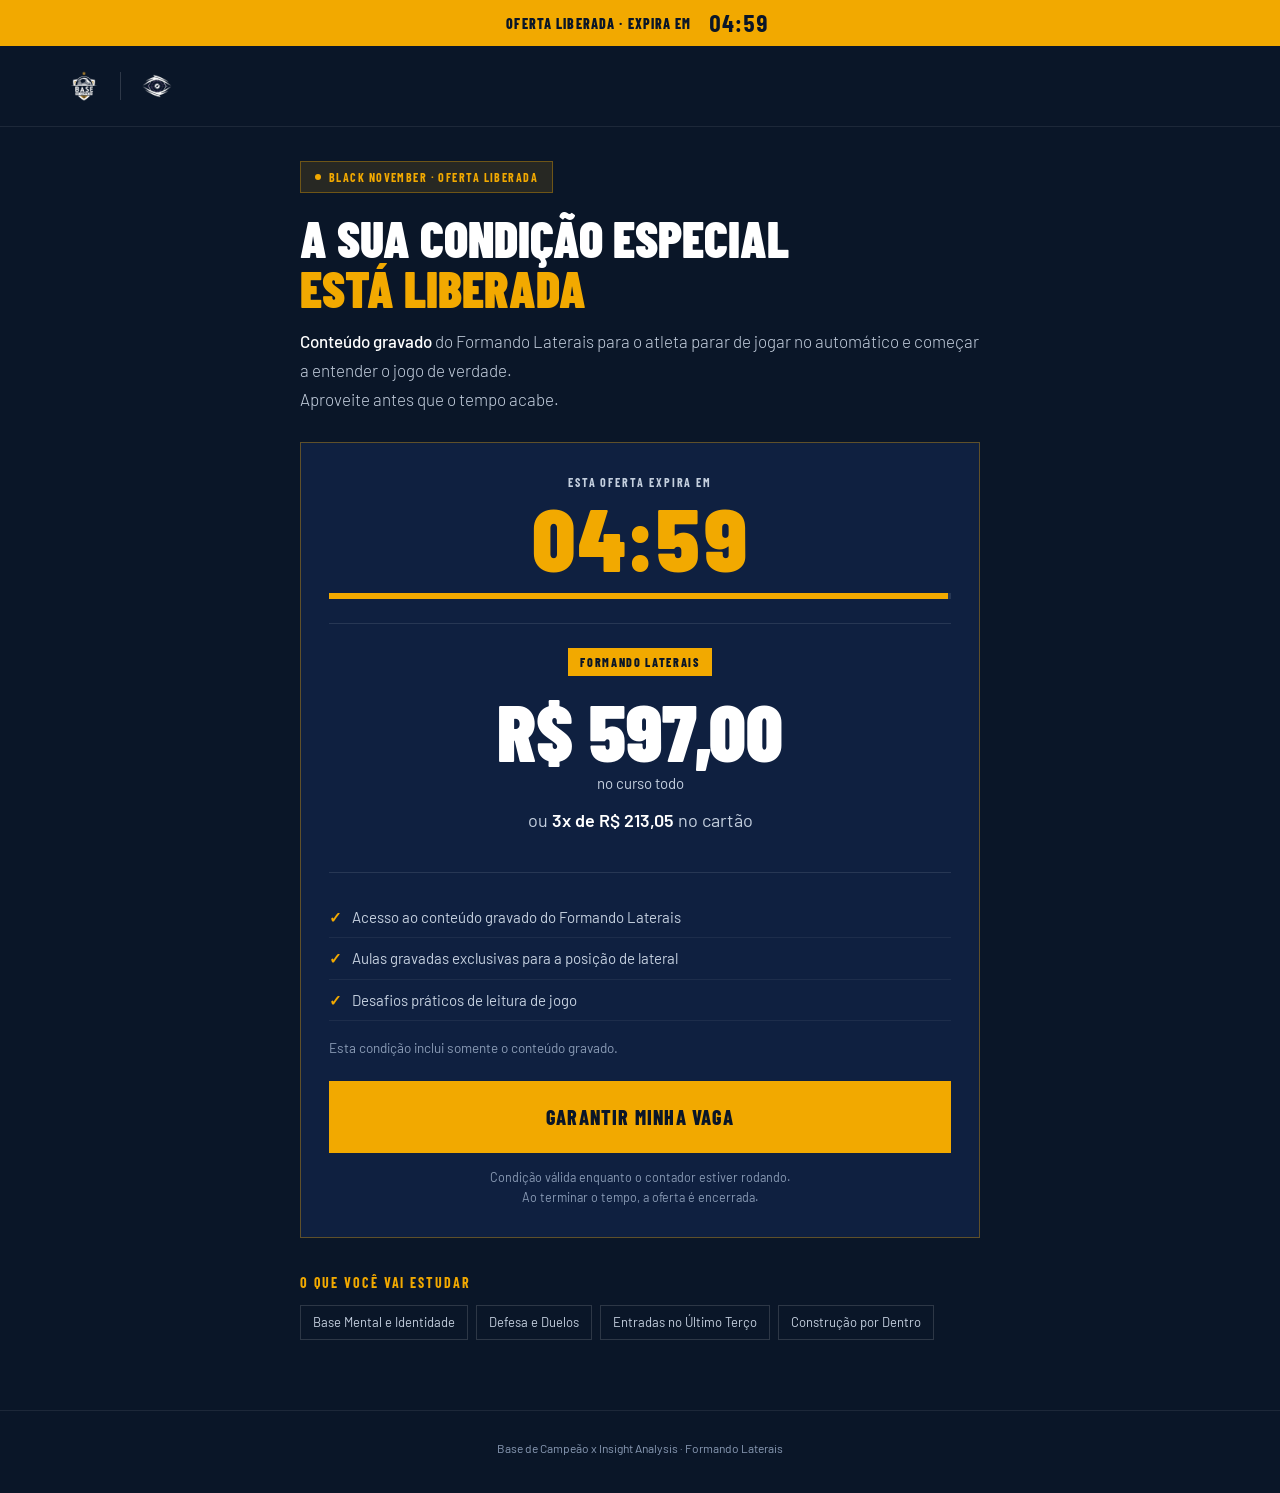
<file: oferta-597.html>
<!DOCTYPE html>
<html lang="pt-BR">
<head>
<!-- Meta Pixel Code -->
<script>
!function(f,b,e,v,n,t,s)
{if(f.fbq)return;n=f.fbq=function(){n.callMethod?
n.callMethod.apply(n,arguments):n.queue.push(arguments)};
if(!f._fbq)f._fbq=n;n.push=n;n.loaded=!0;n.version='2.0';
n.queue=[];t=b.createElement(e);t.async=!0;
t.src=v;s=b.getElementsByTagName(e)[0];
s.parentNode.insertBefore(t,s)}(window, document,'script',
'https://connect.facebook.net/en_US/fbevents.js');
fbq('init', '2484343218972109');
fbq('track', 'PageView');
</script>
<noscript><img height="1" width="1" style="display:none"
src="https://www.facebook.com/tr?id=2484343218972109&ev=PageView&noscript=1"
/></noscript>
<!-- End Meta Pixel Code -->
 <!-- Google tag (gtag.js) -->
<script async src="https://www.googletagmanager.com/gtag/js?id=G-22NJ5P08S4"></script>
<script>
  window.dataLayer = window.dataLayer || [];
  function gtag(){dataLayer.push(arguments);}
  gtag('js', new Date());

  gtag('config', 'G-22NJ5P08S4');
</script>
<meta charset="UTF-8"><meta name="viewport" content="width=device-width, initial-scale=1.0">
<meta name="robots" content="noindex, nofollow">
<title>Oferta Black November · Formando Laterais</title>
<link rel="icon" type="image/png" href="favicon.png">
<link rel="preconnect" href="https://fonts.googleapis.com">
<link href="https://fonts.googleapis.com/css2?family=Barlow+Condensed:wght@600;700;800;900&family=Barlow:wght@300;400;500;600&display=swap" rel="stylesheet">
<link rel="stylesheet" href="style.css">
</head>
<body data-oferta="o597">

<div class="timerbar" id="timerBar"><span>Oferta liberada · expira em</span><b id="timerMini">05:00</b></div>

<header class="top">
  <img src="logo-base-de-campeao.png" alt="Base de Campeão">
  <div class="sep"></div>
  <img src="logo-insight-analysis.png" alt="Insight Analysis">
</header>

<main class="wrap">
  <div class="eyebrow">Black November · Oferta liberada</div>
  <h1 id="saudacao">A sua condição especial<br><em>está liberada</em></h1>
  <p class="lead"><strong>Conteúdo gravado</strong> do Formando Laterais para o atleta parar de jogar no automático e começar a entender o jogo de verdade.<br>Aproveite antes que o tempo acabe.</p>

  <section class="card" id="ofertaAtiva">
    <div class="timer-big">
      <span class="lbl">Esta oferta expira em</span>
      <span class="time" id="timerBig">05:00</span>
      <div class="bar"><i id="timerFill"></i></div>
    </div>

    <div class="price-box">
      <span class="tag">Formando Laterais</span>
      <div class="price" id="preco">R$ 597,00</div>
      <div class="price-sub">no curso todo</div>
      <div class="or">ou <b id="parcela">3x</b> no cartão</div>
      <div class="pref" id="pref"></div>
    </div>

    <ul class="incl" id="incl">
      <li>Acesso ao conteúdo gravado do Formando Laterais</li>
      <li>Aulas gravadas exclusivas para a posição de lateral</li>
      <li>Desafios práticos de leitura de jogo</li>
    </ul>
    <p class="scope">Esta condição inclui somente o conteúdo gravado.</p>

    <a id="cta" class="cta" href="#">Garantir minha vaga</a>
    <p class="fine">Condição válida enquanto o contador estiver rodando.<br>Ao terminar o tempo, a oferta é encerrada.</p>
  </section>

  <section class="card msg hidden" id="ofertaExpirada">
    <h2>O tempo desta oferta acabou</h2>
    <p>A oferta promocional foi encerrada.<br>Você já está na nossa lista e a nossa equipe entra em contato pelo telefone informado para encontrar a melhor condição para o atleta.</p>
    <a id="ctaContato" class="cta ghost hidden" href="#">Falar com a equipe</a>
  </section>

  <section class="months">
    <h3>O que você vai estudar</h3>
    <div class="chips">
      <span>Base Mental e Identidade</span><span>Defesa e Duelos</span><span>Entradas no Último Terço</span><span>Construção por Dentro</span>
    </div>
  </section>
</main>

<footer>
  <p>Base de Campeão x Insight Analysis · Formando Laterais</p>
</footer>

<script src="config.js"></script>
<script src="oferta.js"></script>
</body>
</html>
</file>
<file: style.css>
*, *::before, *::after { box-sizing: border-box; margin: 0; padding: 0; }
:root {
  --navy: #0A1628; --navy-mid: #0F2040; --navy-light: #162B52;
  --gold: #F2A900; --gold-light: #FFD24D;
  --white: #FFFFFF; --gray: #8A9BB5; --gray-light: #C4CFDE;
  --fd: 'Barlow Condensed', sans-serif; --fb: 'Barlow', sans-serif;
}
html { scroll-behavior: smooth; }
body { background: var(--navy); color: var(--white); font-family: var(--fb); line-height: 1.5; min-height: 100vh; }
.hidden { display: none !important; }

/* barra do contador */
.timerbar {
  position: sticky; top: 0; z-index: 50; height: 46px; background: var(--gold); color: var(--navy);
  display: flex; align-items: center; justify-content: center; gap: 12px;
  font-family: var(--fd); font-weight: 800; letter-spacing: 0.08em; text-transform: uppercase; font-size: 14px;
}
.timerbar b { font-size: 24px; letter-spacing: 0.04em; min-width: 70px; text-align: center; font-variant-numeric: tabular-nums; }
.timerbar.low { animation: pulse 1s ease-in-out infinite; }
@keyframes pulse { 0%, 100% { background: var(--gold); } 50% { background: var(--gold-light); } }

.top { display: flex; align-items: center; gap: 16px; padding: 20px 5%; border-bottom: 1px solid rgba(255,255,255,0.08); }
.top img { width: 40px; height: 40px; object-fit: contain; }
.sep { width: 1px; height: 28px; background: rgba(255,255,255,0.15); }

.wrap { max-width: 720px; margin: 0 auto; padding: 34px 20px 70px; }

.eyebrow {
  display: inline-flex; align-items: center; gap: 8px; margin-bottom: 20px; padding: 6px 14px;
  background: rgba(242,169,0,0.12); border: 1px solid rgba(242,169,0,0.35); color: var(--gold);
  font-family: var(--fd); font-size: 12px; font-weight: 700; letter-spacing: 0.12em; text-transform: uppercase;
}
.eyebrow::before { content: ''; width: 6px; height: 6px; border-radius: 50%; background: var(--gold); }
h1 { font-family: var(--fd); font-size: clamp(30px, 6.6vw, 50px); font-weight: 900; text-transform: uppercase; line-height: 1; margin-bottom: 14px; }
h1 em { color: var(--gold); font-style: normal; }
.lead { font-size: 17px; font-weight: 300; color: var(--gray-light); line-height: 1.7; }
.lead strong { color: var(--white); font-weight: 500; }

.card { background: var(--navy-mid); border: 1px solid rgba(242,169,0,0.35); padding: 30px 28px; margin-top: 28px; }

/* contador grande */
.timer-big { text-align: center; margin-bottom: 24px; }
.timer-big .lbl { display: block; font-family: var(--fd); font-weight: 700; font-size: 12px; letter-spacing: 0.16em; text-transform: uppercase; color: var(--gray-light); }
.timer-big .time { display: block; font-family: var(--fd); font-weight: 900; font-size: clamp(60px, 15vw, 88px); color: var(--gold); line-height: 1.05; font-variant-numeric: tabular-nums; }
.bar { height: 6px; background: rgba(255,255,255,0.1); margin-top: 10px; overflow: hidden; }
.bar i { display: block; height: 100%; width: 100%; background: var(--gold); transition: width 0.25s linear; }

/* preço */
.price-box { text-align: center; padding: 24px 0; border-top: 1px solid rgba(255,255,255,0.1); border-bottom: 1px solid rgba(255,255,255,0.1); }
.tag { display: inline-block; background: var(--gold); color: var(--navy); font-family: var(--fd); font-weight: 800; font-size: 12px; letter-spacing: 0.14em; text-transform: uppercase; padding: 5px 12px; margin-bottom: 14px; }
.price { font-family: var(--fd); font-weight: 900; font-size: clamp(54px, 14vw, 80px); line-height: 1; }
.price-sub { color: var(--gray-light); font-size: 15px; margin-top: 2px; }
.or { margin-top: 12px; font-size: 18px; color: var(--gray-light); }
.or b { color: var(--white); font-weight: 600; }
.pref { margin-top: 14px; font-size: 14px; color: var(--gold-light); }

.incl { list-style: none; margin: 24px 0; }
.incl li { font-size: 15px; color: var(--gray-light); padding: 9px 0; border-bottom: 1px solid rgba(255,255,255,0.06); display: flex; gap: 10px; }
.incl li::before { content: '✓'; color: var(--gold); font-weight: 700; flex-shrink: 0; }

.scope { font-size: 13.5px; color: var(--gray); margin: -8px 0 22px; line-height: 1.6; }

.cta {
  display: block; text-align: center; background: var(--gold); color: var(--navy); text-decoration: none;
  font-family: var(--fd); font-weight: 800; font-size: 20px; letter-spacing: 0.06em; text-transform: uppercase;
  padding: 21px 14px; transition: background 0.15s;
}
.cta:hover { background: var(--gold-light); }
.cta[aria-disabled="true"] { opacity: 0.5; pointer-events: none; }
.cta.ghost { background: transparent; color: var(--gold); border: 1px solid var(--gold); }
.fine { font-size: 12.5px; color: var(--gray); text-align: center; margin-top: 14px; line-height: 1.6; }

/* expirada / contato / premium */
.msg h2 { font-family: var(--fd); font-size: clamp(28px, 6vw, 38px); font-weight: 900; text-transform: uppercase; line-height: 1.05; margin-bottom: 12px; }
.msg p { font-size: 16px; color: var(--gray-light); line-height: 1.75; margin-bottom: 14px; }
.msg p strong { color: var(--white); font-weight: 500; }

/* meses */
.months { margin-top: 34px; }
.months h3 { font-family: var(--fd); font-size: 14px; letter-spacing: 0.14em; text-transform: uppercase; color: var(--gold); margin-bottom: 12px; }
.chips { display: flex; flex-wrap: wrap; gap: 8px; }
.chips span { font-size: 13px; color: var(--gray-light); border: 1px solid rgba(255,255,255,0.14); padding: 7px 12px; }

footer { text-align: center; padding: 28px 5% 36px; border-top: 1px solid rgba(255,255,255,0.08); }
footer p { font-size: 12px; color: var(--gray); }

@media (max-width: 560px) {
  .card { padding: 24px 18px; }
  .timerbar { font-size: 12px; gap: 8px; }
}
</file>
